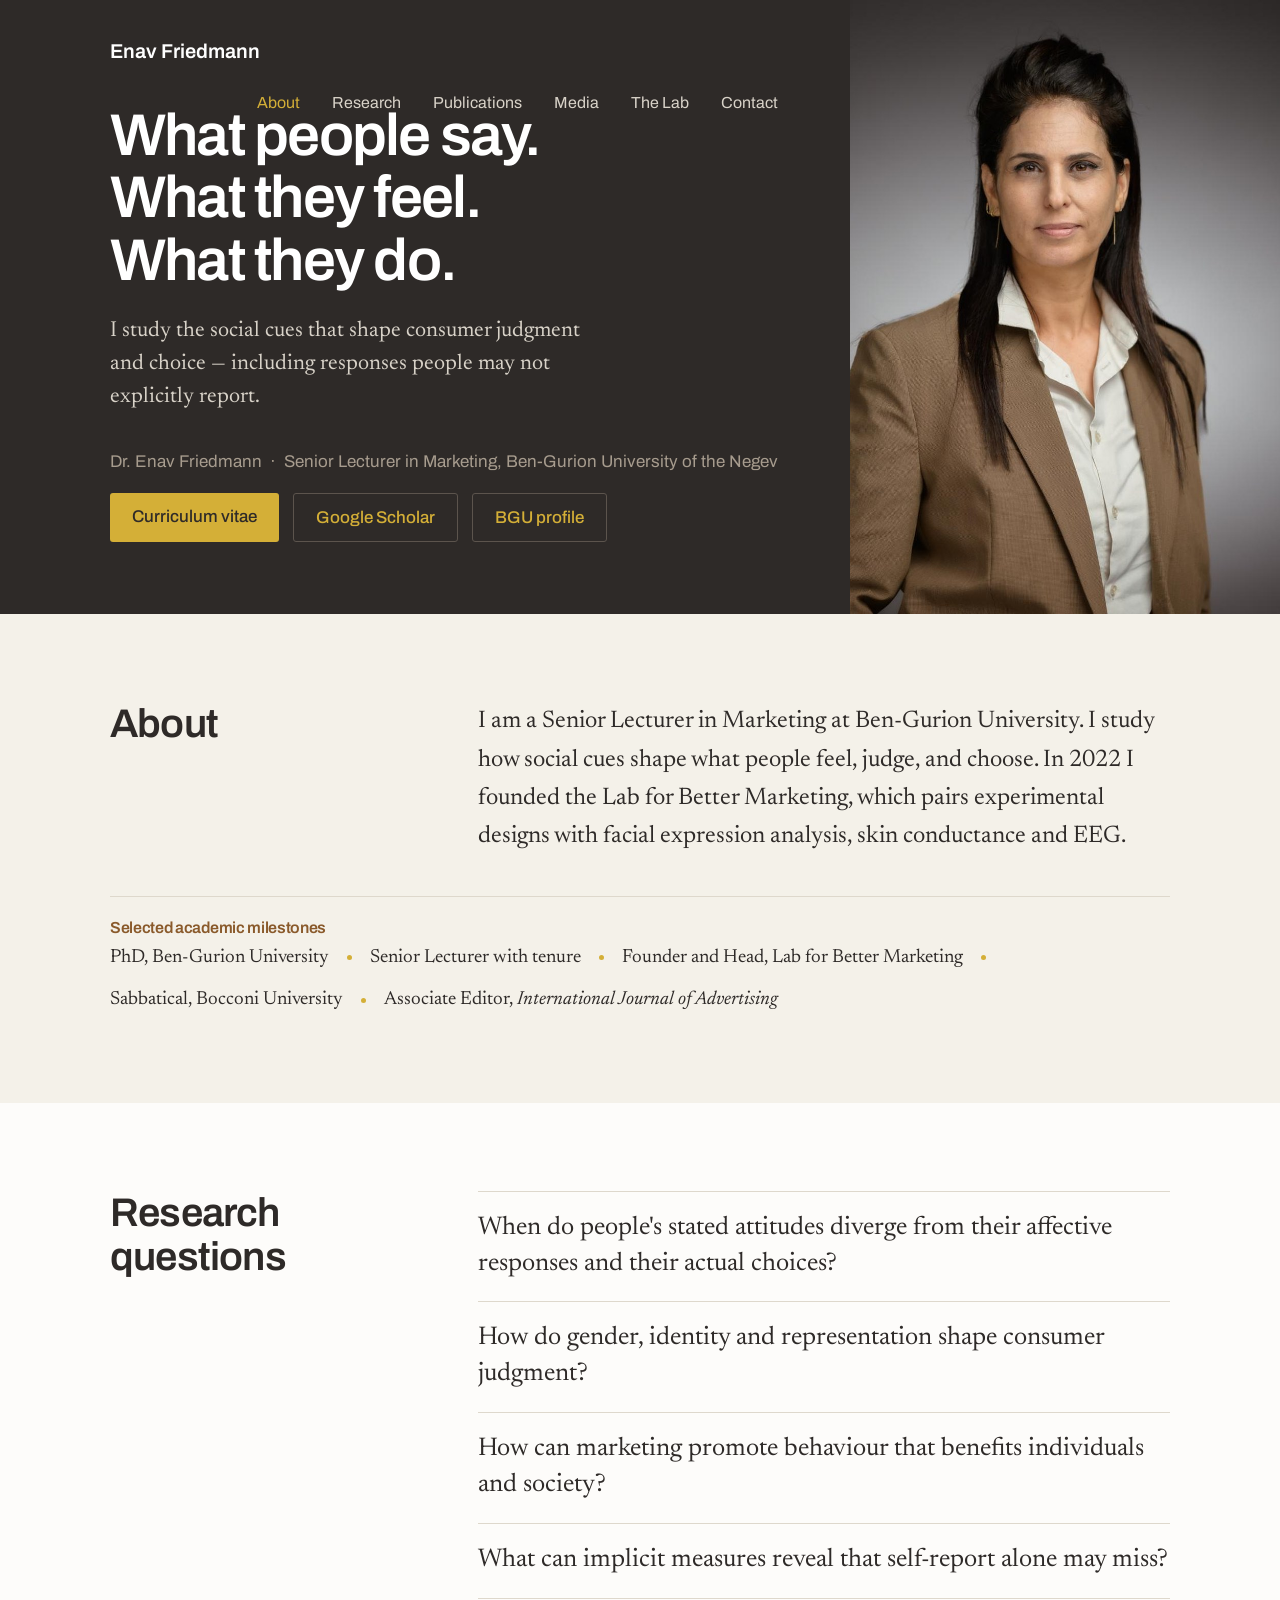
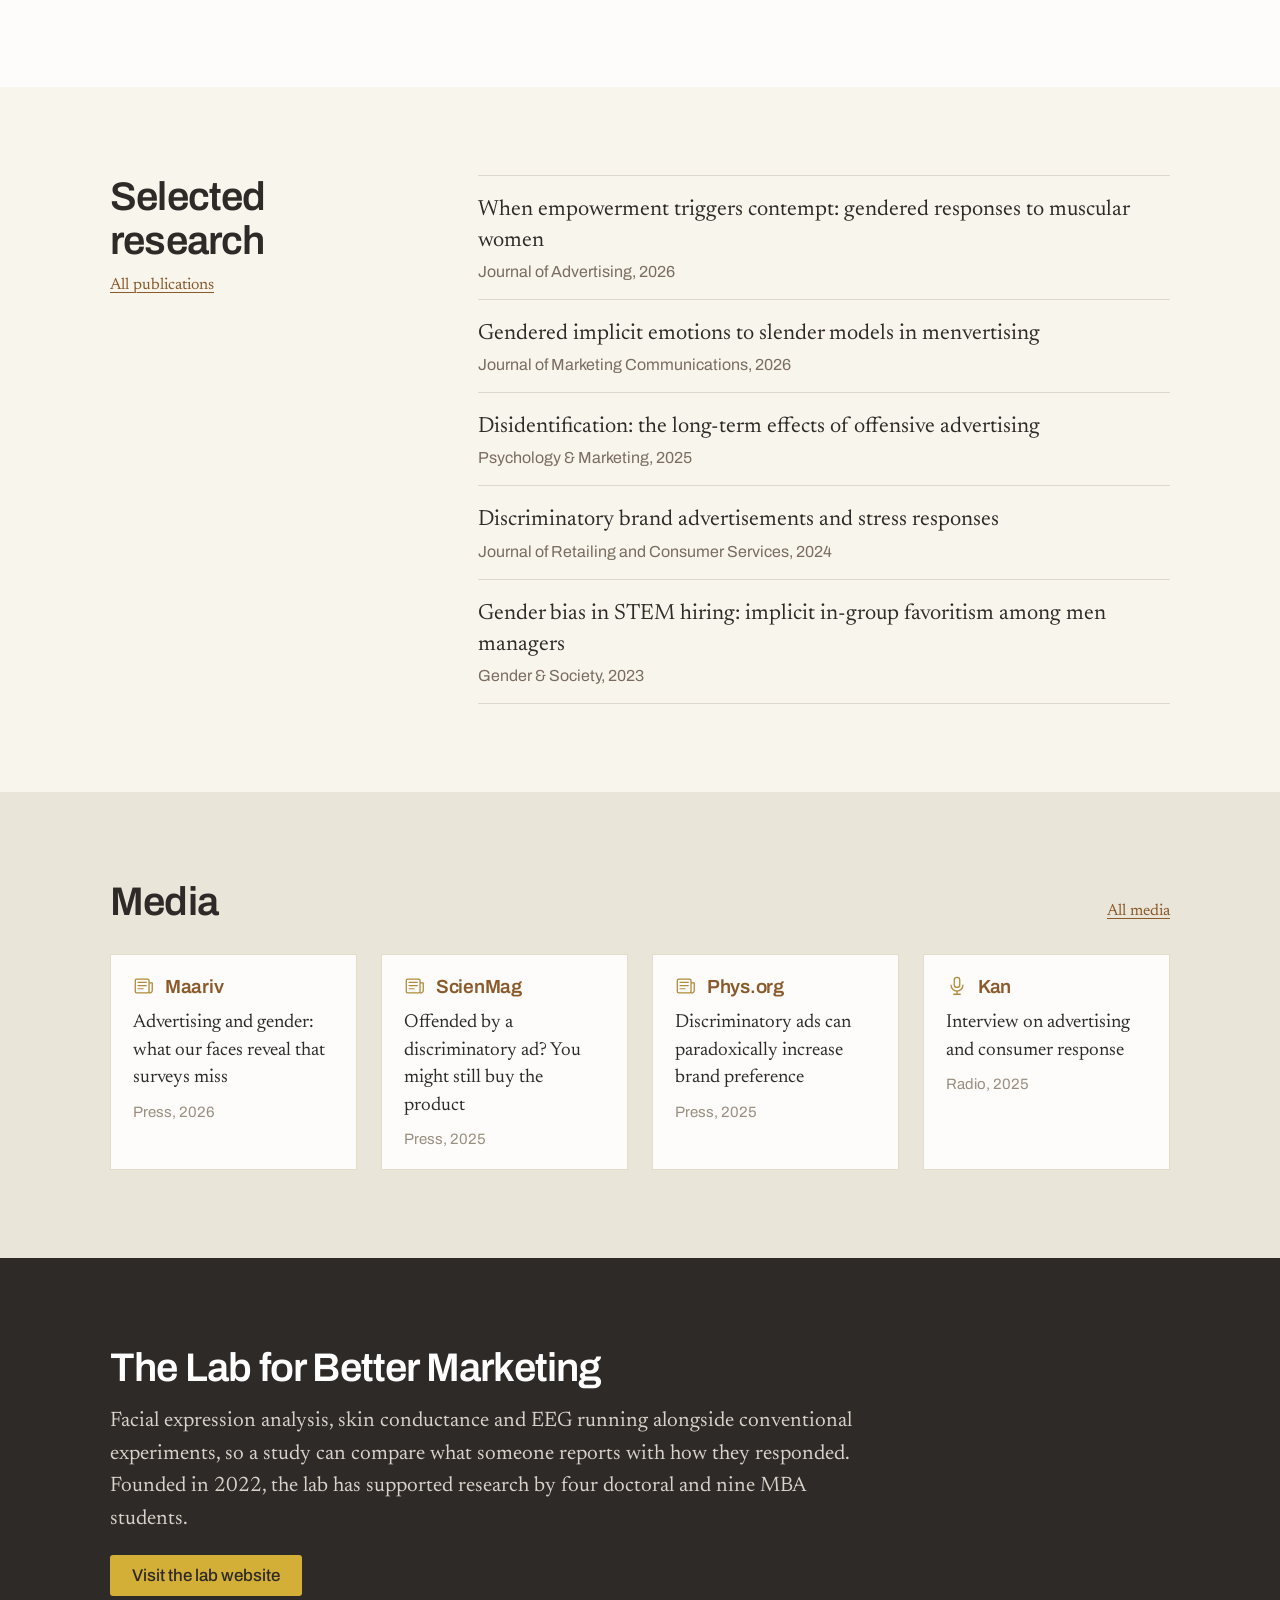
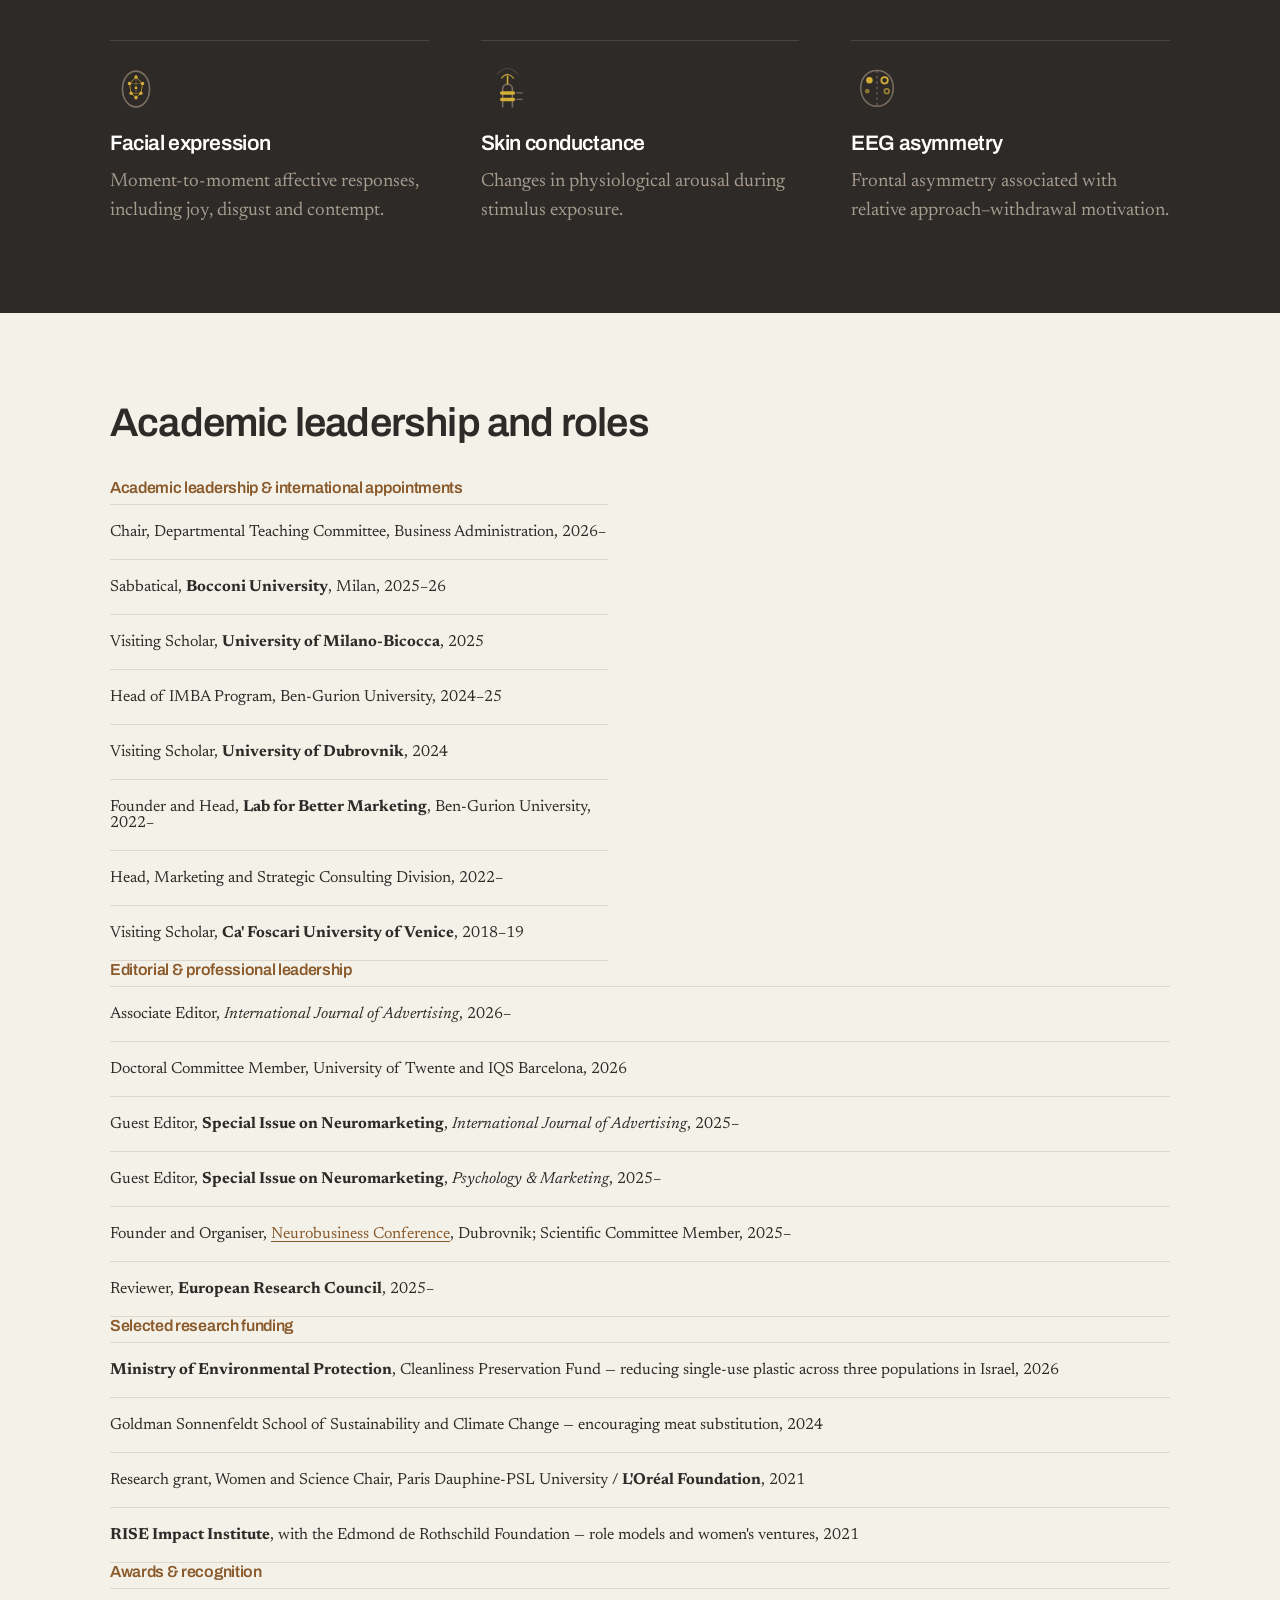
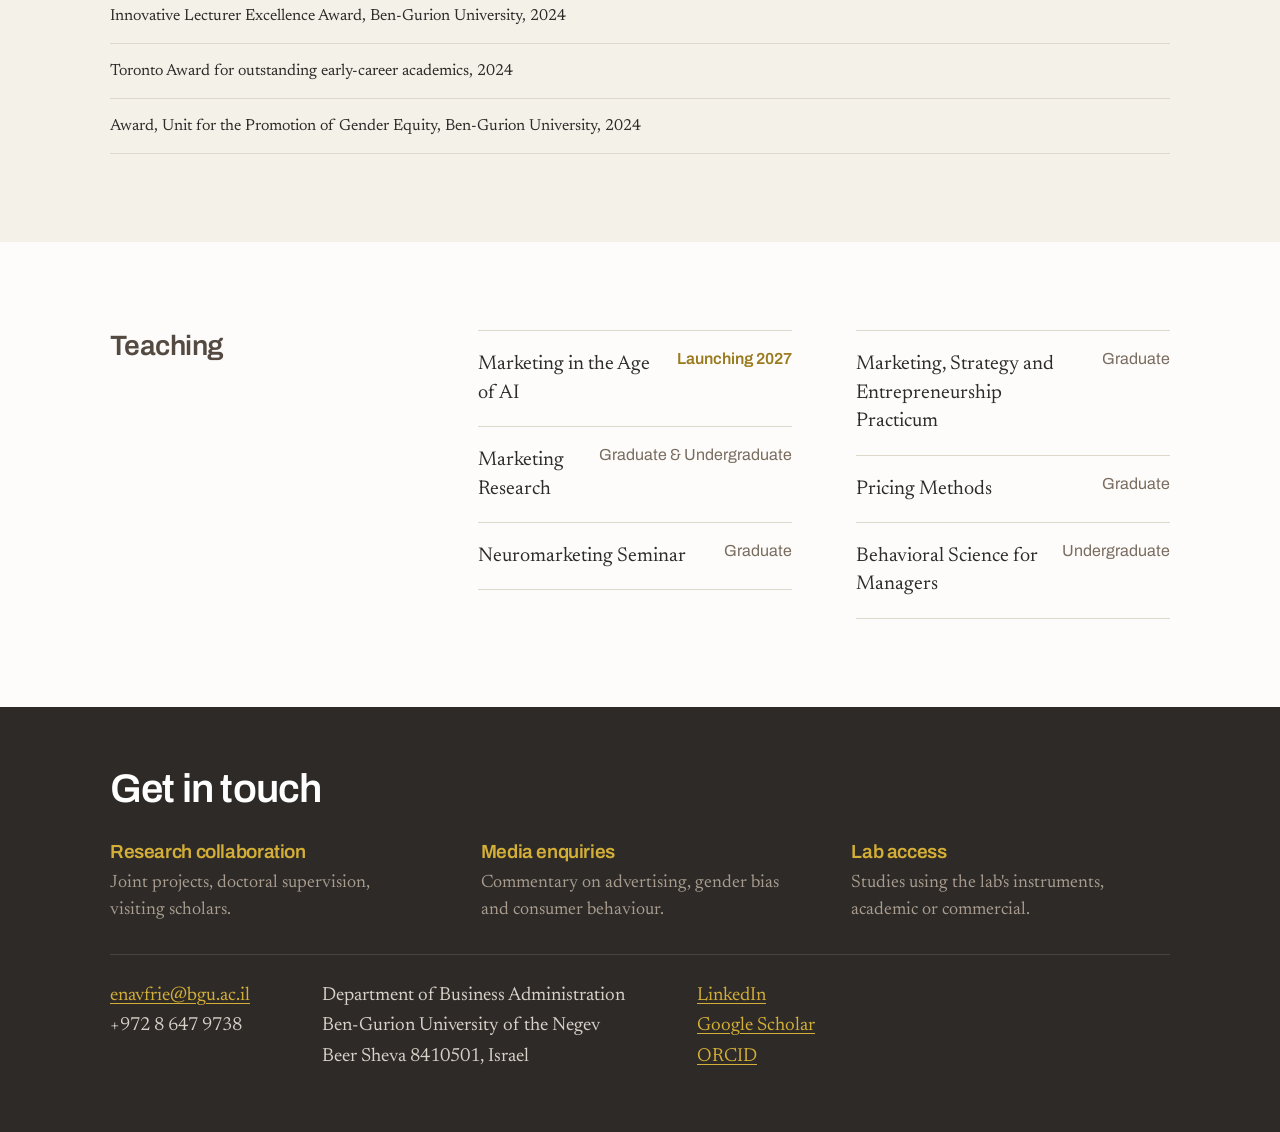
<file: index.html>
<!doctype html>
<html lang="en">
<head>
<meta charset="utf-8">
<meta name="viewport" content="width=device-width, initial-scale=1">
<title>Enav Friedmann — Marketing and Consumer Behaviour Research</title>
<meta name="description" content="Dr. Enav Friedmann, Senior Lecturer in Marketing at Ben-Gurion University of the Negev. Research on how social cues shape what people feel, judge and choose.">
<meta name="author" content="Enav Friedmann">
<meta property="og:type" content="website">
<meta property="og:title" content="Enav Friedmann — Marketing and Consumer Behaviour Research">
<meta property="og:description" content="I study how social cues shape what people feel, judge, and choose.">
<meta property="og:image" content="portrait.jpg">
<meta name="twitter:card" content="summary_large_image">
<link rel="preconnect" href="https://fonts.googleapis.com"><link rel="preconnect" href="https://fonts.gstatic.com" crossorigin>
<link rel="stylesheet" href="https://fonts.googleapis.com/css2?family=Archivo:wght@400;500;600;700&family=Newsreader:ital,opsz,wght@0,6..72,400;0,6..72,500;1,6..72,400&display=swap">
<link rel="canonical" href="https://enavfriedmann.com/">
<link rel="stylesheet" href="style.css">
<script type="application/ld+json">
{"@context":"https://schema.org","@type":"Person","name":"Enav Friedmann","honorificPrefix":"Dr.",
"jobTitle":"Senior Lecturer in Marketing","image":"portrait.jpg",
"description":"I study the social cues that shape consumer judgment and choice, including responses people may not explicitly report.",
"affiliation":{"@type":"CollegeOrUniversity","name":"Ben-Gurion University of the Negev",
"department":{"@type":"Organization","name":"Guilford Glazer Faculty of Business and Management"}},
"email":"mailto:enavfrie@bgu.ac.il","telephone":"+972-8-647-9738",
"address":{"@type":"PostalAddress","streetAddress":"PO Box 653","addressLocality":"Beer Sheva","postalCode":"8410501","addressCountry":"IL"},
"identifier":{"@type":"PropertyValue","propertyID":"ORCID","value":"0000-0002-7509-3139"},
"knowsAbout":["Consumer behaviour","Marketing","Neuromarketing","Implicit measures","Gender bias","Advertising ethics","Sustainable consumption"],
"sameAs":["https://orcid.org/0000-0002-7509-3139",
"https://scholar.google.com/citations?user=OmeIoO0AAAAJ",
"https://www.linkedin.com/in/enav-friedmann-14080b145/",
"https://cris.bgu.ac.il/en/persons/enav-friedmann/"]}
</script>
</head>
<body>
<header class="hero">
<div class="hero__content">
<div class="topbar"><a class="topbar__name" href="index.html">Enav Friedmann</a><nav aria-label="Main"><a href="index.html" aria-current="page">About</a><a href="index.html#research">Research</a><a href="publications.html">Publications</a><a href="media.html">Media</a><a href="index.html#lab">The Lab</a><a href="index.html#contact">Contact</a></nav></div>
<div>
  <h1>What people say.<br>What they feel.<br>What they do.</h1>
  <p class="hero__sub">I study the social cues that shape consumer judgment and choice — including responses people may not explicitly report.</p>
</div>

<div class="hero__credit">Dr. Enav Friedmann &nbsp;·&nbsp; Senior Lecturer in Marketing, Ben-Gurion University of the Negev
  <div class="btns">
    <a class="btn btn--solid" href="cv-enav-friedmann.pdf">Curriculum vitae</a>
    <a class="btn btn--ghost" href="https://scholar.google.com/citations?user=OmeIoO0AAAAJ">Google Scholar</a>
    <a class="btn btn--ghost" href="https://cris.bgu.ac.il/en/persons/enav-friedmann/">BGU profile</a>
  </div>
</div>
</div>
<img class="hero__portrait" src="portrait.jpg" alt="Dr. Enav Friedmann" width="900" height="1200">
</header>

<main>
<section class="band band--beige" id="about">
  <div class="row"><h2 class="section row__rail">About</h2>
  <p class="lead row__body">I am a Senior Lecturer in Marketing at Ben-Gurion University. I study how social cues shape what people feel, judge, and choose. In 2022 I founded the Lab for Better Marketing, which pairs experimental designs with facial expression analysis, skin conductance and EEG.</p></div>
  <div style="border-top:1px solid var(--rule);padding-top:22px;margin-top:40px">
    <h3 class="group">Selected academic milestones</h3>
    <div class="milestones"><span>PhD, Ben-Gurion University</span><span class="dot"></span><span>Senior Lecturer with tenure</span><span class="dot"></span><span>Founder and Head, Lab for Better Marketing</span><span class="dot"></span><span>Sabbatical, Bocconi University</span><span class="dot"></span><span>Associate Editor, <em>International Journal of Advertising</em></span></div>
  </div>
</section>

<section class="band" id="research">
  <div class="row"><h2 class="section row__rail">Research questions</h2>
  <div class="row__body list"><div><p class="question">When do people's stated attitudes diverge from their affective responses and their actual choices?</p></div><div><p class="question">How do gender, identity and representation shape consumer judgment?</p></div><div><p class="question">How can marketing promote behaviour that benefits individuals and society?</p></div><div><p class="question">What can implicit measures reveal that self-report alone may miss?</p></div></div></div>
</section>

<section class="band band--pale">
  <div class="row">
    <div class="row__rail"><h2 class="section">Selected research</h2><p style="margin:14px 0 0"><a href="publications.html">All publications</a></p></div>
    <div class="row__body list"><div><span class="item-title">When empowerment triggers contempt: gendered responses to muscular women</span>
<span class="item-meta">Journal of Advertising, 2026</span></div><div><span class="item-title">Gendered implicit emotions to slender models in menvertising</span>
<span class="item-meta">Journal of Marketing Communications, 2026</span></div><div><span class="item-title">Disidentification: the long-term effects of offensive advertising</span>
<span class="item-meta">Psychology &amp; Marketing, 2025</span></div><div><span class="item-title">Discriminatory brand advertisements and stress responses</span>
<span class="item-meta">Journal of Retailing and Consumer Services, 2024</span></div><div><span class="item-title">Gender bias in STEM hiring: implicit in-group favoritism among men managers</span>
<span class="item-meta">Gender &amp; Society, 2023</span></div></div>
  </div>
</section>

<section class="band band--deep" id="media">
  <div style="display:flex;align-items:baseline;gap:32px;flex-wrap:wrap"><h2 class="section" style="flex:1">Media</h2><a href="media.html">All media</a></div>
  <div class="grid4" style="margin-top:30px"><a href="https://www.maariv.co.il/news/israel/article-1383588" class="card"><span class="card__outlet"><svg width="22" height="22" viewBox="0 0 24 24" aria-hidden="true"><rect x="2.5" y="4.5" width="15" height="15" rx="1.5" fill="none" stroke="#B08A3A" stroke-width="1.4"/><path d="M17.5,8.5 H21 V17 a2.5,2.5 0 0 1 -3.5,2.3" fill="none" stroke="#B08A3A" stroke-width="1.4" stroke-linejoin="round"/><path d="M5.5,8 H14.5 M5.5,11.5 H14.5 M5.5,15 H11" stroke="#B08A3A" stroke-width="1.3" stroke-linecap="round"/></svg>Maariv</span>
<span class="card__head">Advertising and gender: what our faces reveal that surveys miss</span>
<span class="card__meta">Press, 2026</span></a><a href="https://scienmag.com/have-you-been-offended-by-a-discriminatory-or-harmful-ad-science-reveals-you-might-still-end-up-buying-the-product/" class="card"><span class="card__outlet"><svg width="22" height="22" viewBox="0 0 24 24" aria-hidden="true"><rect x="2.5" y="4.5" width="15" height="15" rx="1.5" fill="none" stroke="#B08A3A" stroke-width="1.4"/><path d="M17.5,8.5 H21 V17 a2.5,2.5 0 0 1 -3.5,2.3" fill="none" stroke="#B08A3A" stroke-width="1.4" stroke-linejoin="round"/><path d="M5.5,8 H14.5 M5.5,11.5 H14.5 M5.5,15 H11" stroke="#B08A3A" stroke-width="1.3" stroke-linecap="round"/></svg>ScienMag</span>
<span class="card__head">Offended by a discriminatory ad? You might still buy the product</span>
<span class="card__meta">Press, 2025</span></a><a href="https://phys.org/news/2025-08-discriminatory-ads-paradoxically-brand-groups.html" class="card"><span class="card__outlet"><svg width="22" height="22" viewBox="0 0 24 24" aria-hidden="true"><rect x="2.5" y="4.5" width="15" height="15" rx="1.5" fill="none" stroke="#B08A3A" stroke-width="1.4"/><path d="M17.5,8.5 H21 V17 a2.5,2.5 0 0 1 -3.5,2.3" fill="none" stroke="#B08A3A" stroke-width="1.4" stroke-linejoin="round"/><path d="M5.5,8 H14.5 M5.5,11.5 H14.5 M5.5,15 H11" stroke="#B08A3A" stroke-width="1.3" stroke-linecap="round"/></svg>Phys.org</span>
<span class="card__head">Discriminatory ads can paradoxically increase brand preference</span>
<span class="card__meta">Press, 2025</span></a><a href="https://kan.org.il/content/kan/podcasts/p-8270/940524/" class="card"><span class="card__outlet"><svg width="22" height="22" viewBox="0 0 24 24" aria-hidden="true"><rect x="9" y="2.5" width="6" height="11" rx="3" fill="none" stroke="#B08A3A" stroke-width="1.4"/><path d="M5.5,11 a6.5,6.5 0 0 0 13,0" fill="none" stroke="#B08A3A" stroke-width="1.4" stroke-linecap="round"/><path d="M12,17.5 V21 M8.5,21 H15.5" stroke="#B08A3A" stroke-width="1.4" stroke-linecap="round"/></svg>Kan</span>
<span class="card__head">Interview on advertising and consumer response</span>
<span class="card__meta">Radio, 2025</span></a></div>
</section>

<section class="band band--ink" id="lab">
  <h2 class="section" style="color:#fff">The Lab for Better Marketing</h2>
  <p style="font-size:21px;line-height:1.55;color:var(--cream);max-width:64ch;margin:16px 0 0">Facial expression analysis, skin conductance and EEG running alongside conventional experiments, so a study can compare what someone reports with how they responded. Founded in 2022, the lab has supported research by four doctoral and nine MBA students.</p>
  <div class="btns"><a class="btn btn--solid" href="https://bgumarketinglab.wixsite.com/lab-for-better-marke">Visit the lab website</a></div>
  <div class="grid3" style="margin-top:44px">
    <div class="instr"><svg class="instr__icon" width="52" height="52" viewBox="0 0 48 48" aria-hidden="true"><ellipse cx="24" cy="24" rx="12.5" ry="16.5" fill="none" stroke="#7A6D60" stroke-width="1.5"/><path d="M24,13 L18,19 L19.5,28 L24,32 L28.5,28 L30,19 Z" fill="none" stroke="#D4AF37" stroke-width="0.9" opacity="0.75"/><path d="M18,19 L30,19 M19.5,28 L28.5,28 M24,13 L24,32" stroke="#D4AF37" stroke-width="0.7" opacity="0.5"/><circle cx="18" cy="19" r="1.6" fill="#D4AF37"/><circle cx="30" cy="19" r="1.6" fill="#D4AF37"/><circle cx="24" cy="13" r="1.6" fill="#D4AF37"/><circle cx="24" cy="32" r="1.6" fill="#D4AF37"/><circle cx="19.5" cy="28" r="1.6" fill="#D4AF37"/><circle cx="28.5" cy="28" r="1.6" fill="#D4AF37"/><circle cx="24" cy="23" r="1.3" fill="#D4AF37"/></svg><h3>Facial expression</h3><p>Moment-to-moment affective responses, including joy, disgust and contempt.</p></div>
    <div class="instr"><svg class="instr__icon" width="52" height="52" viewBox="0 0 48 48" aria-hidden="true"><path d="M20,41 V24 a4.5,4.5 0 0 1 9,0 V41" fill="none" stroke="#7A6D60" stroke-width="1.5" stroke-linejoin="round"/><rect x="17.5" y="26" width="14" height="3.2" rx="1.6" fill="#D4AF37"/><rect x="17.5" y="32" width="14" height="3.2" rx="1.6" fill="#D4AF37"/><path d="M33,27.5 h5 M33,33.5 h5" stroke="#7A6D60" stroke-width="1.2" stroke-linecap="round"/><path d="M24.5,19 V12" stroke="#D4AF37" stroke-width="1.4" stroke-linecap="round"/><path d="M19,14 q5.5,-7 11,0" fill="none" stroke="#D4AF37" stroke-width="1.2" stroke-linecap="round" opacity="0.8"/><path d="M15,10 q9.5,-10 19,0" fill="none" stroke="#7A6D60" stroke-width="1" stroke-linecap="round" opacity="0.45"/></svg><h3>Skin conductance</h3><p>Changes in physiological arousal during stimulus exposure.</p></div>
    <div class="instr"><svg class="instr__icon" width="52" height="52" viewBox="0 0 48 48" aria-hidden="true"><path d="M24,7 C33,7 39,14 39,23 C39,32 33,40 24,40 C15,40 9,32 9,23 C9,14 15,7 24,7 Z" fill="none" stroke="#7A6D60" stroke-width="1.4"/><line x1="24" y1="7" x2="24" y2="40" stroke="#7A6D60" stroke-width="1.1" stroke-dasharray="2 3"/><circle cx="17" cy="16" r="3" fill="#D4AF37"/><circle cx="31" cy="16" r="3" fill="none" stroke="#D4AF37" stroke-width="1.6"/><circle cx="15" cy="26" r="2.2" fill="#D4AF37" opacity="0.55"/><circle cx="33" cy="26" r="2.2" fill="none" stroke="#D4AF37" stroke-width="1.4" opacity="0.7"/></svg><h3>EEG asymmetry</h3><p>Frontal asymmetry associated with relative approach–withdrawal motivation.</p></div>
  </div>
</section>

<section class="band band--beige">
  <h2 class="section">Academic leadership and roles</h2>
  <div class="grid2" style="margin-top:34px">
    <div><h3 class="group">Academic leadership &amp; international appointments</h3><div class="list"><div>Chair, Departmental Teaching Committee, Business Administration, 2026–</div><div>Sabbatical, <strong>Bocconi University</strong>, Milan, 2025–26</div><div>Visiting Scholar, <strong>University of Milano-Bicocca</strong>, 2025</div><div>Head of IMBA Program, Ben-Gurion University, 2024–25</div><div>Visiting Scholar, <strong>University of Dubrovnik</strong>, 2024</div><div>Founder and Head, <strong>Lab for Better Marketing</strong>, Ben-Gurion University, 2022–</div><div>Head, Marketing and Strategic Consulting Division, 2022–</div><div>Visiting Scholar, <strong>Ca'&nbsp;Foscari University of Venice</strong>, 2018–19</div></div></div></div>
    <div><h3 class="group">Editorial &amp; professional leadership</h3><div class="list"><div>Associate Editor, <em>International Journal of Advertising</em>, 2026–</div><div>Doctoral Committee Member, University of Twente and IQS Barcelona, 2026</div><div>Guest Editor, <strong>Special Issue on Neuromarketing</strong>, <em>International Journal of Advertising</em>, 2025–</div><div>Guest Editor, <strong>Special Issue on Neuromarketing</strong>, <em>Psychology &amp; Marketing</em>, 2025–</div><div>Founder and Organiser, <a href="https://www.neurobusiness-conference.com/">Neurobusiness Conference</a>, Dubrovnik; Scientific Committee Member, 2025–</div><div>Reviewer, <strong>European Research Council</strong>, 2025–</div></div></div></div>
    <div><h3 class="group">Selected research funding</h3><div class="list"><div><strong>Ministry of Environmental Protection</strong>, Cleanliness Preservation Fund — reducing single-use plastic across three populations in Israel, 2026</div><div>Goldman Sonnenfeldt School of Sustainability and Climate Change — encouraging meat substitution, 2024</div><div>Research grant, Women and Science Chair, Paris Dauphine-PSL University / <strong>L'Or&eacute;al Foundation</strong>, 2021</div><div><strong>RISE Impact Institute</strong>, with the Edmond de Rothschild Foundation — role models and women's ventures, 2021</div></div></div></div>
    <div><h3 class="group">Awards &amp; recognition</h3><div class="list"><div>Innovative Lecturer Excellence Award, Ben-Gurion University, 2024</div><div>Toronto Award for outstanding early-career academics, 2024</div><div>Award, Unit for the Promotion of Gender Equity, Ben-Gurion University, 2024</div></div></div></div>
  </div>
</section>

<section class="band">
  <div class="row"><h2 class="row__rail" style="font-size:28px;color:var(--text-soft)">Teaching</h2>
  <div class="row__body grid2" style="gap:0 64px"><div class="list"><div style="display:flex;justify-content:space-between;gap:16px"><span class="item-title" style="font-size:20px">Marketing in the Age of AI</span>
<span class="item-meta" style="margin:0;white-space:nowrap;color:var(--gold-deep);font-weight:600">Launching 2027</span></div><div style="display:flex;justify-content:space-between;gap:16px"><span class="item-title" style="font-size:20px">Marketing Research</span>
<span class="item-meta" style="margin:0;white-space:nowrap;color:var(--muted)">Graduate &amp; Undergraduate</span></div><div style="display:flex;justify-content:space-between;gap:16px"><span class="item-title" style="font-size:20px">Neuromarketing Seminar</span>
<span class="item-meta" style="margin:0;white-space:nowrap;color:var(--muted)">Graduate</span></div></div><div class="list"><div style="display:flex;justify-content:space-between;gap:16px"><span class="item-title" style="font-size:20px">Marketing, Strategy and Entrepreneurship Practicum</span>
<span class="item-meta" style="margin:0;white-space:nowrap;color:var(--muted)">Graduate</span></div><div style="display:flex;justify-content:space-between;gap:16px"><span class="item-title" style="font-size:20px">Pricing Methods</span>
<span class="item-meta" style="margin:0;white-space:nowrap;color:var(--muted)">Graduate</span></div><div style="display:flex;justify-content:space-between;gap:16px"><span class="item-title" style="font-size:20px">Behavioral Science for Managers</span>
<span class="item-meta" style="margin:0;white-space:nowrap;color:var(--muted)">Undergraduate</span></div></div></div></div>
</section>
</main>

<footer id="contact">
<h2 class="section" style="color:#fff">Get in touch</h2>
<div class="grid3" style="margin-top:30px">
<div><h3 style="font-family:var(--sans);font-size:19px;color:var(--gold)">Research collaboration</h3><p style="font-size:18px;line-height:1.5;color:var(--muted-dark);margin:8px 0 0">Joint projects, doctoral supervision, visiting scholars.</p></div>
<div><h3 style="font-family:var(--sans);font-size:19px;color:var(--gold)">Media enquiries</h3><p style="font-size:18px;line-height:1.5;color:var(--muted-dark);margin:8px 0 0">Commentary on advertising, gender bias and consumer behaviour.</p></div>
<div><h3 style="font-family:var(--sans);font-size:19px;color:var(--gold)">Lab access</h3><p style="font-size:18px;line-height:1.5;color:var(--muted-dark);margin:8px 0 0">Studies using the lab's instruments, academic or commercial.</p></div>
</div>
<div class="foot">
<p><a href="mailto:enavfrie@bgu.ac.il">enavfrie@bgu.ac.il</a><br>+972 8 647 9738</p>
<p>Department of Business Administration<br>Ben-Gurion University of the Negev<br>Beer Sheva 8410501, Israel</p>
<p><a href="https://www.linkedin.com/in/enav-friedmann-14080b145/">LinkedIn</a><br>
<a href="https://scholar.google.com/citations?user=OmeIoO0AAAAJ">Google Scholar</a><br>
<a href="https://orcid.org/0000-0002-7509-3139">ORCID</a></p>
</div>
</footer>
</body>
</html>
</file>
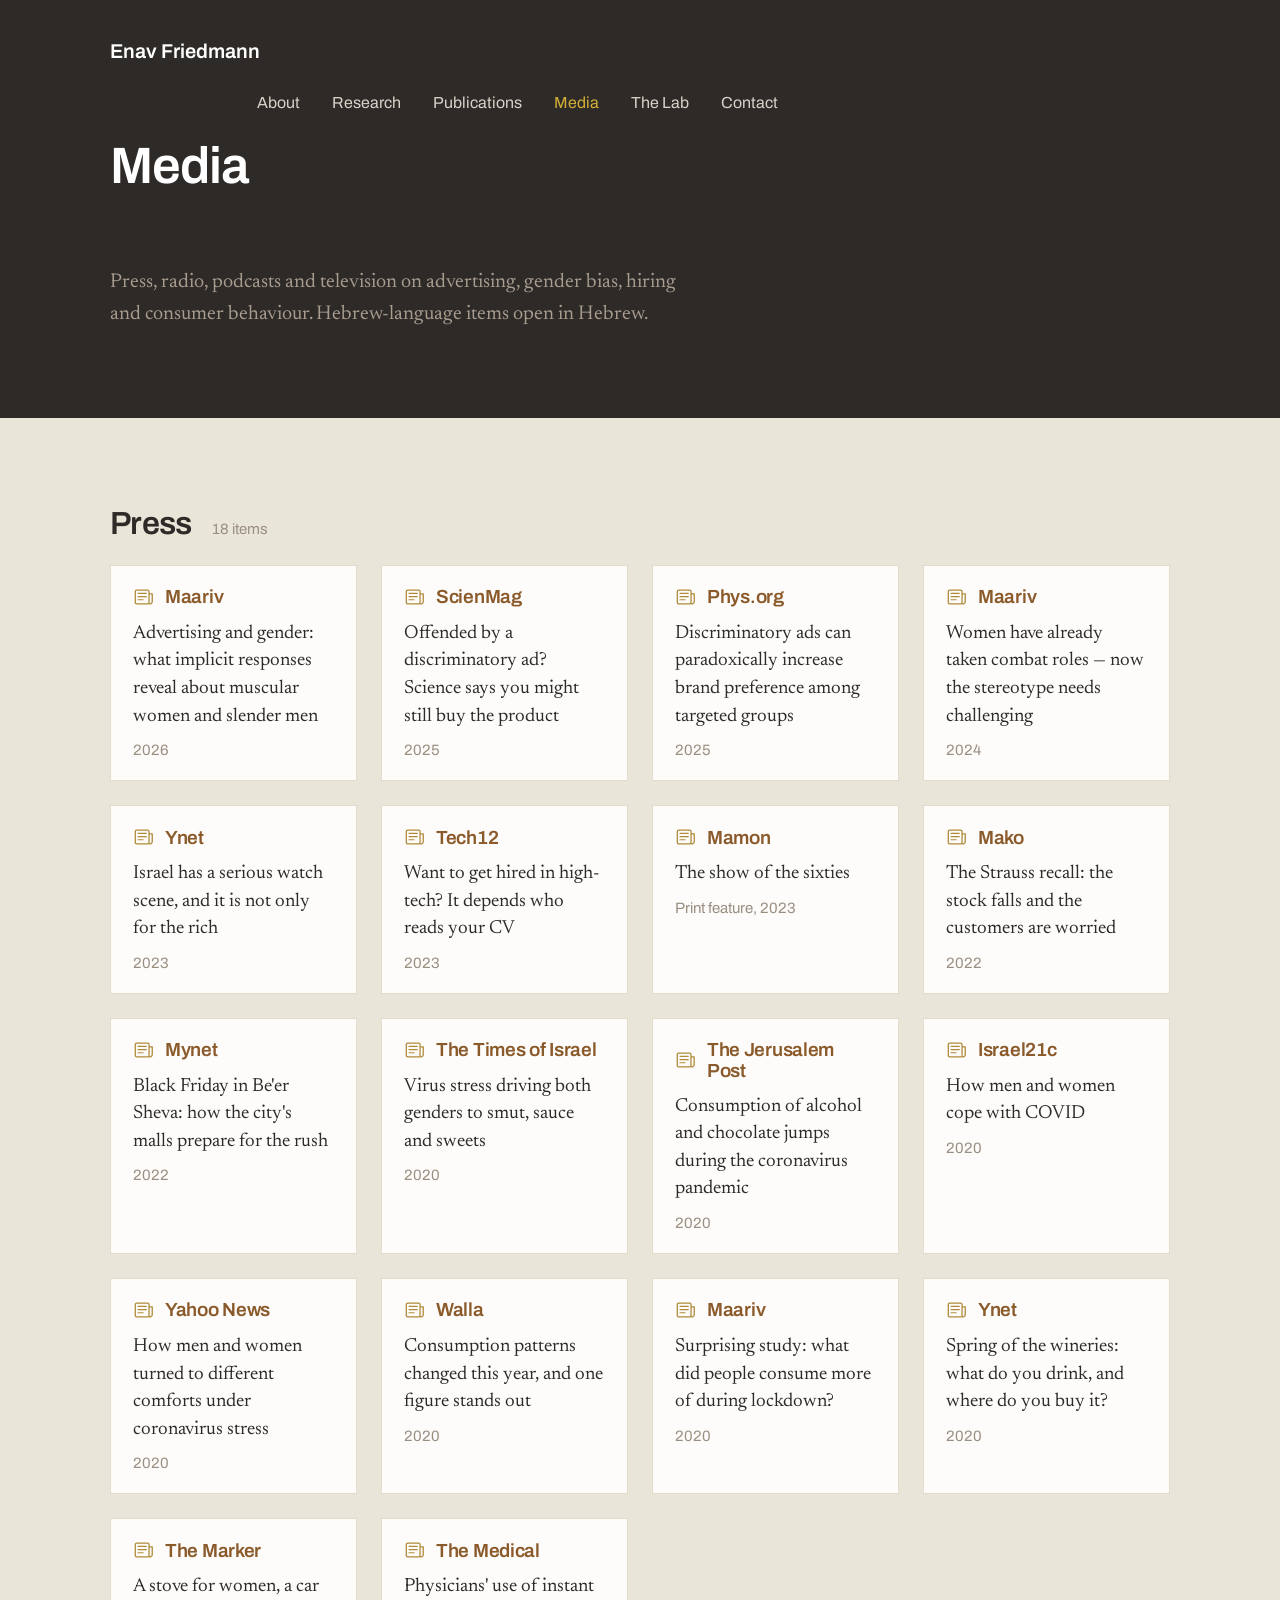
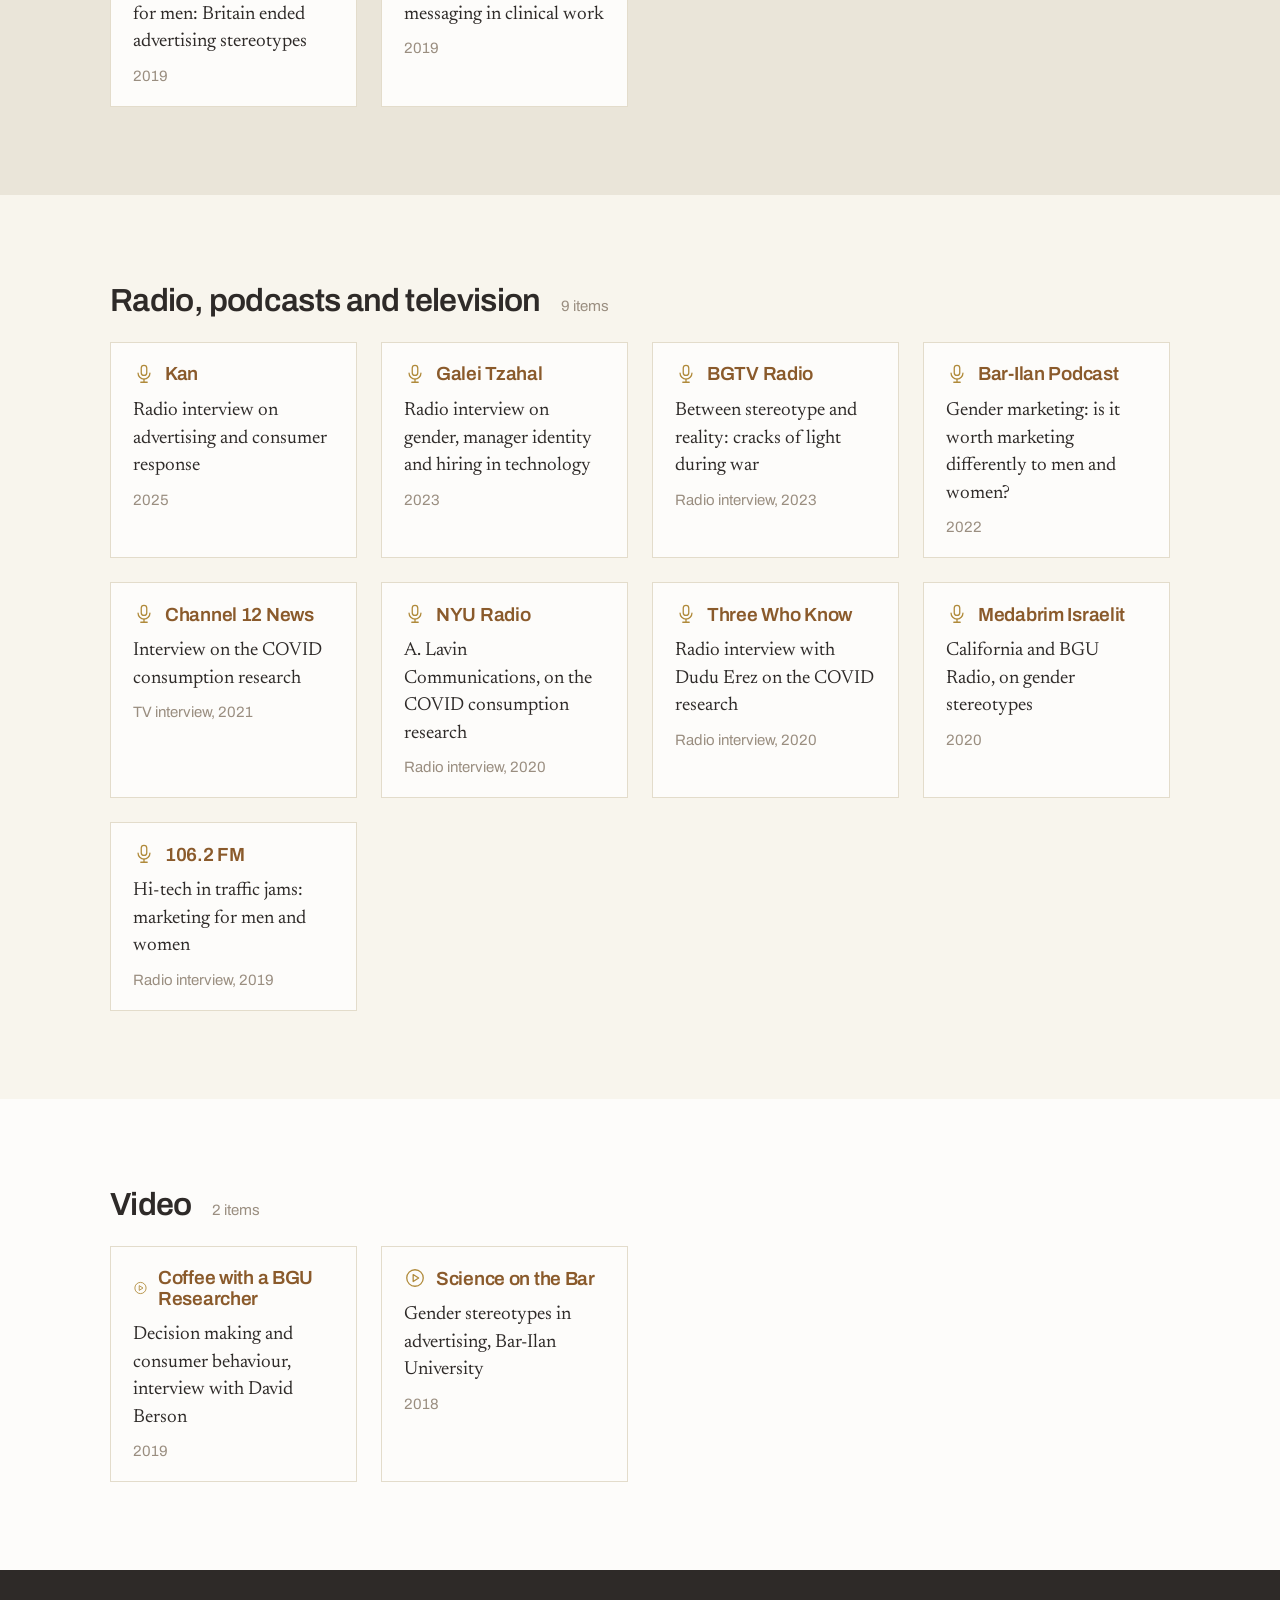
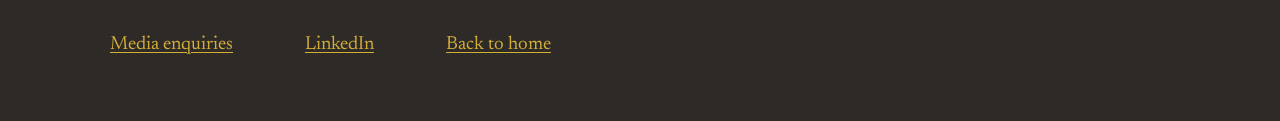
<file: media.html>
<!doctype html>
<html lang="en">
<head>
<meta charset="utf-8">
<meta name="viewport" content="width=device-width, initial-scale=1">
<title>Media — Enav Friedmann</title>
<meta name="description" content="Press, radio and television coverage of Dr. Enav Friedmann's research.">
<link rel="preconnect" href="https://fonts.googleapis.com"><link rel="preconnect" href="https://fonts.gstatic.com" crossorigin><link rel="stylesheet" href="https://fonts.googleapis.com/css2?family=Archivo:wght@400;500;600;700&family=Newsreader:ital,opsz,wght@0,6..72,400;0,6..72,500;1,6..72,400&display=swap">
<link rel="canonical" href="https://enavfriedmann.com/media.html">
<link rel="stylesheet" href="style.css">
</head>
<body>
<header class="band band--ink"><div class="topbar"><a class="topbar__name" href="index.html">Enav Friedmann</a><nav aria-label="Main"><a href="index.html">About</a><a href="index.html#research">Research</a><a href="publications.html">Publications</a><a href="media.html" aria-current="page">Media</a><a href="index.html#lab">The Lab</a><a href="index.html#contact">Contact</a></nav></div><div class="pagehead"><h1>Media</h1><p>Press, radio, podcasts and television on advertising, gender bias, hiring and consumer behaviour. Hebrew-language items open in Hebrew.</p></div></header><section class="band band--deep"><div style="display:flex;align-items:baseline;gap:20px;flex-wrap:wrap"><h2 class="section" style="font-size:32px">Press</h2><span class="card__meta">18 items</span></div><div class="grid4" style="margin-top:24px"><a href="https://www.maariv.co.il/news/israel/article-1383588" class="card"><span class="card__outlet"><svg width="22" height="22" viewBox="0 0 24 24" aria-hidden="true"><rect x="2.5" y="4.5" width="15" height="15" rx="1.5" fill="none" stroke="#B08A3A" stroke-width="1.4"/><path d="M17.5,8.5 H21 V17 a2.5,2.5 0 0 1 -3.5,2.3" fill="none" stroke="#B08A3A" stroke-width="1.4" stroke-linejoin="round"/><path d="M5.5,8 H14.5 M5.5,11.5 H14.5 M5.5,15 H11" stroke="#B08A3A" stroke-width="1.3" stroke-linecap="round"/></svg>Maariv</span>
<span class="card__head">Advertising and gender: what implicit responses reveal about muscular women and slender men</span>
<span class="card__meta">2026</span></a><a href="https://scienmag.com/have-you-been-offended-by-a-discriminatory-or-harmful-ad-science-reveals-you-might-still-end-up-buying-the-product/" class="card"><span class="card__outlet"><svg width="22" height="22" viewBox="0 0 24 24" aria-hidden="true"><rect x="2.5" y="4.5" width="15" height="15" rx="1.5" fill="none" stroke="#B08A3A" stroke-width="1.4"/><path d="M17.5,8.5 H21 V17 a2.5,2.5 0 0 1 -3.5,2.3" fill="none" stroke="#B08A3A" stroke-width="1.4" stroke-linejoin="round"/><path d="M5.5,8 H14.5 M5.5,11.5 H14.5 M5.5,15 H11" stroke="#B08A3A" stroke-width="1.3" stroke-linecap="round"/></svg>ScienMag</span>
<span class="card__head">Offended by a discriminatory ad? Science says you might still buy the product</span>
<span class="card__meta">2025</span></a><a href="https://phys.org/news/2025-08-discriminatory-ads-paradoxically-brand-groups.html" class="card"><span class="card__outlet"><svg width="22" height="22" viewBox="0 0 24 24" aria-hidden="true"><rect x="2.5" y="4.5" width="15" height="15" rx="1.5" fill="none" stroke="#B08A3A" stroke-width="1.4"/><path d="M17.5,8.5 H21 V17 a2.5,2.5 0 0 1 -3.5,2.3" fill="none" stroke="#B08A3A" stroke-width="1.4" stroke-linejoin="round"/><path d="M5.5,8 H14.5 M5.5,11.5 H14.5 M5.5,15 H11" stroke="#B08A3A" stroke-width="1.3" stroke-linecap="round"/></svg>Phys.org</span>
<span class="card__head">Discriminatory ads can paradoxically increase brand preference among targeted groups</span>
<span class="card__meta">2025</span></a><a href="https://m.maariv.co.il/journalists/opinions/Article-1073296" class="card"><span class="card__outlet"><svg width="22" height="22" viewBox="0 0 24 24" aria-hidden="true"><rect x="2.5" y="4.5" width="15" height="15" rx="1.5" fill="none" stroke="#B08A3A" stroke-width="1.4"/><path d="M17.5,8.5 H21 V17 a2.5,2.5 0 0 1 -3.5,2.3" fill="none" stroke="#B08A3A" stroke-width="1.4" stroke-linejoin="round"/><path d="M5.5,8 H14.5 M5.5,11.5 H14.5 M5.5,15 H11" stroke="#B08A3A" stroke-width="1.3" stroke-linecap="round"/></svg>Maariv</span>
<span class="card__head">Women have already taken combat roles — now the stereotype needs challenging</span>
<span class="card__meta">2024</span></a><a href="https://www.ynet.co.il/economy/article/syiraynro" class="card"><span class="card__outlet"><svg width="22" height="22" viewBox="0 0 24 24" aria-hidden="true"><rect x="2.5" y="4.5" width="15" height="15" rx="1.5" fill="none" stroke="#B08A3A" stroke-width="1.4"/><path d="M17.5,8.5 H21 V17 a2.5,2.5 0 0 1 -3.5,2.3" fill="none" stroke="#B08A3A" stroke-width="1.4" stroke-linejoin="round"/><path d="M5.5,8 H14.5 M5.5,11.5 H14.5 M5.5,15 H11" stroke="#B08A3A" stroke-width="1.3" stroke-linecap="round"/></svg>Ynet</span>
<span class="card__head">Israel has a serious watch scene, and it is not only for the rich</span>
<span class="card__meta">2023</span></a><a href="https://www.tech12.co.il/index-career/Article-99620f83c27b481027.htm" class="card"><span class="card__outlet"><svg width="22" height="22" viewBox="0 0 24 24" aria-hidden="true"><rect x="2.5" y="4.5" width="15" height="15" rx="1.5" fill="none" stroke="#B08A3A" stroke-width="1.4"/><path d="M17.5,8.5 H21 V17 a2.5,2.5 0 0 1 -3.5,2.3" fill="none" stroke="#B08A3A" stroke-width="1.4" stroke-linejoin="round"/><path d="M5.5,8 H14.5 M5.5,11.5 H14.5 M5.5,15 H11" stroke="#B08A3A" stroke-width="1.3" stroke-linecap="round"/></svg>Tech12</span>
<span class="card__head">Want to get hired in high-tech? It depends who reads your CV</span>
<span class="card__meta">2023</span></a><div class="card"><span class="card__outlet"><svg width="22" height="22" viewBox="0 0 24 24" aria-hidden="true"><rect x="2.5" y="4.5" width="15" height="15" rx="1.5" fill="none" stroke="#B08A3A" stroke-width="1.4"/><path d="M17.5,8.5 H21 V17 a2.5,2.5 0 0 1 -3.5,2.3" fill="none" stroke="#B08A3A" stroke-width="1.4" stroke-linejoin="round"/><path d="M5.5,8 H14.5 M5.5,11.5 H14.5 M5.5,15 H11" stroke="#B08A3A" stroke-width="1.3" stroke-linecap="round"/></svg>Mamon</span>
<span class="card__head">The show of the sixties</span>
<span class="card__meta">Print feature, 2023</span></div><a href="https://www.mako.co.il/news-money/2022q2/Article-269127523806081027.htm" class="card"><span class="card__outlet"><svg width="22" height="22" viewBox="0 0 24 24" aria-hidden="true"><rect x="2.5" y="4.5" width="15" height="15" rx="1.5" fill="none" stroke="#B08A3A" stroke-width="1.4"/><path d="M17.5,8.5 H21 V17 a2.5,2.5 0 0 1 -3.5,2.3" fill="none" stroke="#B08A3A" stroke-width="1.4" stroke-linejoin="round"/><path d="M5.5,8 H14.5 M5.5,11.5 H14.5 M5.5,15 H11" stroke="#B08A3A" stroke-width="1.3" stroke-linecap="round"/></svg>Mako</span>
<span class="card__head">The Strauss recall: the stock falls and the customers are worried</span>
<span class="card__meta">2022</span></a><a href="https://beersheva.mynet.co.il/article/hjeppw4us" class="card"><span class="card__outlet"><svg width="22" height="22" viewBox="0 0 24 24" aria-hidden="true"><rect x="2.5" y="4.5" width="15" height="15" rx="1.5" fill="none" stroke="#B08A3A" stroke-width="1.4"/><path d="M17.5,8.5 H21 V17 a2.5,2.5 0 0 1 -3.5,2.3" fill="none" stroke="#B08A3A" stroke-width="1.4" stroke-linejoin="round"/><path d="M5.5,8 H14.5 M5.5,11.5 H14.5 M5.5,15 H11" stroke="#B08A3A" stroke-width="1.3" stroke-linecap="round"/></svg>Mynet</span>
<span class="card__head">Black Friday in Be'er Sheva: how the city's malls prepare for the rush</span>
<span class="card__meta">2022</span></a><a href="https://www.timesofisrael.com/virus-stress-driving-both-genders-to-smut-sauce-and-sweets-research/" class="card"><span class="card__outlet"><svg width="22" height="22" viewBox="0 0 24 24" aria-hidden="true"><rect x="2.5" y="4.5" width="15" height="15" rx="1.5" fill="none" stroke="#B08A3A" stroke-width="1.4"/><path d="M17.5,8.5 H21 V17 a2.5,2.5 0 0 1 -3.5,2.3" fill="none" stroke="#B08A3A" stroke-width="1.4" stroke-linejoin="round"/><path d="M5.5,8 H14.5 M5.5,11.5 H14.5 M5.5,15 H11" stroke="#B08A3A" stroke-width="1.3" stroke-linecap="round"/></svg>The Times of Israel</span>
<span class="card__head">Virus stress driving both genders to smut, sauce and sweets</span>
<span class="card__meta">2020</span></a><a href="https://www.jpost.com/health-science/alcohol-chocolate-and-porn-consumption-jumps-during-coronavirus-pandemic-641475" class="card"><span class="card__outlet"><svg width="22" height="22" viewBox="0 0 24 24" aria-hidden="true"><rect x="2.5" y="4.5" width="15" height="15" rx="1.5" fill="none" stroke="#B08A3A" stroke-width="1.4"/><path d="M17.5,8.5 H21 V17 a2.5,2.5 0 0 1 -3.5,2.3" fill="none" stroke="#B08A3A" stroke-width="1.4" stroke-linejoin="round"/><path d="M5.5,8 H14.5 M5.5,11.5 H14.5 M5.5,15 H11" stroke="#B08A3A" stroke-width="1.3" stroke-linecap="round"/></svg>The Jerusalem Post</span>
<span class="card__head">Consumption of alcohol and chocolate jumps during the coronavirus pandemic</span>
<span class="card__meta">2020</span></a><a href="https://www.israel21c.org/chocolate-booze-porn-how-men-and-women-cope-with-covid/" class="card"><span class="card__outlet"><svg width="22" height="22" viewBox="0 0 24 24" aria-hidden="true"><rect x="2.5" y="4.5" width="15" height="15" rx="1.5" fill="none" stroke="#B08A3A" stroke-width="1.4"/><path d="M17.5,8.5 H21 V17 a2.5,2.5 0 0 1 -3.5,2.3" fill="none" stroke="#B08A3A" stroke-width="1.4" stroke-linejoin="round"/><path d="M5.5,8 H14.5 M5.5,11.5 H14.5 M5.5,15 H11" stroke="#B08A3A" stroke-width="1.3" stroke-linecap="round"/></svg>Israel21c</span>
<span class="card__head">How men and women cope with COVID</span>
<span class="card__meta">2020</span></a><a href="https://www.yahoo.com/news/women-porn-chocolate-man-coronavirus-160414730.html" class="card"><span class="card__outlet"><svg width="22" height="22" viewBox="0 0 24 24" aria-hidden="true"><rect x="2.5" y="4.5" width="15" height="15" rx="1.5" fill="none" stroke="#B08A3A" stroke-width="1.4"/><path d="M17.5,8.5 H21 V17 a2.5,2.5 0 0 1 -3.5,2.3" fill="none" stroke="#B08A3A" stroke-width="1.4" stroke-linejoin="round"/><path d="M5.5,8 H14.5 M5.5,11.5 H14.5 M5.5,15 H11" stroke="#B08A3A" stroke-width="1.3" stroke-linecap="round"/></svg>Yahoo News</span>
<span class="card__head">How men and women turned to different comforts under coronavirus stress</span>
<span class="card__meta">2020</span></a><a href="https://tech.walla.co.il/item/3385173" class="card"><span class="card__outlet"><svg width="22" height="22" viewBox="0 0 24 24" aria-hidden="true"><rect x="2.5" y="4.5" width="15" height="15" rx="1.5" fill="none" stroke="#B08A3A" stroke-width="1.4"/><path d="M17.5,8.5 H21 V17 a2.5,2.5 0 0 1 -3.5,2.3" fill="none" stroke="#B08A3A" stroke-width="1.4" stroke-linejoin="round"/><path d="M5.5,8 H14.5 M5.5,11.5 H14.5 M5.5,15 H11" stroke="#B08A3A" stroke-width="1.3" stroke-linecap="round"/></svg>Walla</span>
<span class="card__head">Consumption patterns changed this year, and one figure stands out</span>
<span class="card__meta">2020</span></a><a href="https://www.maariv.co.il/news/viral/Article-788708" class="card"><span class="card__outlet"><svg width="22" height="22" viewBox="0 0 24 24" aria-hidden="true"><rect x="2.5" y="4.5" width="15" height="15" rx="1.5" fill="none" stroke="#B08A3A" stroke-width="1.4"/><path d="M17.5,8.5 H21 V17 a2.5,2.5 0 0 1 -3.5,2.3" fill="none" stroke="#B08A3A" stroke-width="1.4" stroke-linejoin="round"/><path d="M5.5,8 H14.5 M5.5,11.5 H14.5 M5.5,15 H11" stroke="#B08A3A" stroke-width="1.3" stroke-linecap="round"/></svg>Maariv</span>
<span class="card__head">Surprising study: what did people consume more of during lockdown?</span>
<span class="card__meta">2020</span></a><a href="https://www.ynet.co.il/economy/article/HkEW5nD4v" class="card"><span class="card__outlet"><svg width="22" height="22" viewBox="0 0 24 24" aria-hidden="true"><rect x="2.5" y="4.5" width="15" height="15" rx="1.5" fill="none" stroke="#B08A3A" stroke-width="1.4"/><path d="M17.5,8.5 H21 V17 a2.5,2.5 0 0 1 -3.5,2.3" fill="none" stroke="#B08A3A" stroke-width="1.4" stroke-linejoin="round"/><path d="M5.5,8 H14.5 M5.5,11.5 H14.5 M5.5,15 H11" stroke="#B08A3A" stroke-width="1.3" stroke-linecap="round"/></svg>Ynet</span>
<span class="card__head">Spring of the wineries: what do you drink, and where do you buy it?</span>
<span class="card__meta">2020</span></a><a href="https://www.themarker.com/advertising/.premium-1.6883371" class="card"><span class="card__outlet"><svg width="22" height="22" viewBox="0 0 24 24" aria-hidden="true"><rect x="2.5" y="4.5" width="15" height="15" rx="1.5" fill="none" stroke="#B08A3A" stroke-width="1.4"/><path d="M17.5,8.5 H21 V17 a2.5,2.5 0 0 1 -3.5,2.3" fill="none" stroke="#B08A3A" stroke-width="1.4" stroke-linejoin="round"/><path d="M5.5,8 H14.5 M5.5,11.5 H14.5 M5.5,15 H11" stroke="#B08A3A" stroke-width="1.3" stroke-linecap="round"/></svg>The Marker</span>
<span class="card__head">A stove for women, a car for men: Britain ended advertising stereotypes</span>
<span class="card__meta">2019</span></a><a href="http://www.themedical.co.il/Article.aspx?f=12&amp;s=2&amp;id=4566" class="card"><span class="card__outlet"><svg width="22" height="22" viewBox="0 0 24 24" aria-hidden="true"><rect x="2.5" y="4.5" width="15" height="15" rx="1.5" fill="none" stroke="#B08A3A" stroke-width="1.4"/><path d="M17.5,8.5 H21 V17 a2.5,2.5 0 0 1 -3.5,2.3" fill="none" stroke="#B08A3A" stroke-width="1.4" stroke-linejoin="round"/><path d="M5.5,8 H14.5 M5.5,11.5 H14.5 M5.5,15 H11" stroke="#B08A3A" stroke-width="1.3" stroke-linecap="round"/></svg>The Medical</span>
<span class="card__head">Physicians' use of instant messaging in clinical work</span>
<span class="card__meta">2019</span></a></div></section><section class="band band--pale"><div style="display:flex;align-items:baseline;gap:20px;flex-wrap:wrap"><h2 class="section" style="font-size:32px">Radio, podcasts and television</h2><span class="card__meta">9 items</span></div><div class="grid4" style="margin-top:24px"><a href="https://kan.org.il/content/kan/podcasts/p-8270/940524/" class="card"><span class="card__outlet"><svg width="22" height="22" viewBox="0 0 24 24" aria-hidden="true"><rect x="9" y="2.5" width="6" height="11" rx="3" fill="none" stroke="#B08A3A" stroke-width="1.4"/><path d="M5.5,11 a6.5,6.5 0 0 0 13,0" fill="none" stroke="#B08A3A" stroke-width="1.4" stroke-linecap="round"/><path d="M12,17.5 V21 M8.5,21 H15.5" stroke="#B08A3A" stroke-width="1.4" stroke-linecap="round"/></svg>Kan</span>
<span class="card__head">Radio interview on advertising and consumer response</span>
<span class="card__meta">2025</span></a><a href="https://youtu.be/tvySqyRz0js" class="card"><span class="card__outlet"><svg width="22" height="22" viewBox="0 0 24 24" aria-hidden="true"><rect x="9" y="2.5" width="6" height="11" rx="3" fill="none" stroke="#B08A3A" stroke-width="1.4"/><path d="M5.5,11 a6.5,6.5 0 0 0 13,0" fill="none" stroke="#B08A3A" stroke-width="1.4" stroke-linecap="round"/><path d="M12,17.5 V21 M8.5,21 H15.5" stroke="#B08A3A" stroke-width="1.4" stroke-linecap="round"/></svg>Galei Tzahal</span>
<span class="card__head">Radio interview on gender, manager identity and hiring in technology</span>
<span class="card__meta">2023</span></a><div class="card"><span class="card__outlet"><svg width="22" height="22" viewBox="0 0 24 24" aria-hidden="true"><rect x="9" y="2.5" width="6" height="11" rx="3" fill="none" stroke="#B08A3A" stroke-width="1.4"/><path d="M5.5,11 a6.5,6.5 0 0 0 13,0" fill="none" stroke="#B08A3A" stroke-width="1.4" stroke-linecap="round"/><path d="M12,17.5 V21 M8.5,21 H15.5" stroke="#B08A3A" stroke-width="1.4" stroke-linecap="round"/></svg>BGTV Radio</span>
<span class="card__head">Between stereotype and reality: cracks of light during war</span>
<span class="card__meta">Radio interview, 2023</span></div><a href="https://www.biu.ac.il/podcast/12281" class="card"><span class="card__outlet"><svg width="22" height="22" viewBox="0 0 24 24" aria-hidden="true"><rect x="9" y="2.5" width="6" height="11" rx="3" fill="none" stroke="#B08A3A" stroke-width="1.4"/><path d="M5.5,11 a6.5,6.5 0 0 0 13,0" fill="none" stroke="#B08A3A" stroke-width="1.4" stroke-linecap="round"/><path d="M12,17.5 V21 M8.5,21 H15.5" stroke="#B08A3A" stroke-width="1.4" stroke-linecap="round"/></svg>Bar-Ilan Podcast</span>
<span class="card__head">Gender marketing: is it worth marketing differently to men and women?</span>
<span class="card__meta">2022</span></a><div class="card"><span class="card__outlet"><svg width="22" height="22" viewBox="0 0 24 24" aria-hidden="true"><rect x="9" y="2.5" width="6" height="11" rx="3" fill="none" stroke="#B08A3A" stroke-width="1.4"/><path d="M5.5,11 a6.5,6.5 0 0 0 13,0" fill="none" stroke="#B08A3A" stroke-width="1.4" stroke-linecap="round"/><path d="M12,17.5 V21 M8.5,21 H15.5" stroke="#B08A3A" stroke-width="1.4" stroke-linecap="round"/></svg>Channel 12 News</span>
<span class="card__head">Interview on the COVID consumption research</span>
<span class="card__meta">TV interview, 2021</span></div><div class="card"><span class="card__outlet"><svg width="22" height="22" viewBox="0 0 24 24" aria-hidden="true"><rect x="9" y="2.5" width="6" height="11" rx="3" fill="none" stroke="#B08A3A" stroke-width="1.4"/><path d="M5.5,11 a6.5,6.5 0 0 0 13,0" fill="none" stroke="#B08A3A" stroke-width="1.4" stroke-linecap="round"/><path d="M12,17.5 V21 M8.5,21 H15.5" stroke="#B08A3A" stroke-width="1.4" stroke-linecap="round"/></svg>NYU Radio</span>
<span class="card__head">A. Lavin Communications, on the COVID consumption research</span>
<span class="card__meta">Radio interview, 2020</span></div><div class="card"><span class="card__outlet"><svg width="22" height="22" viewBox="0 0 24 24" aria-hidden="true"><rect x="9" y="2.5" width="6" height="11" rx="3" fill="none" stroke="#B08A3A" stroke-width="1.4"/><path d="M5.5,11 a6.5,6.5 0 0 0 13,0" fill="none" stroke="#B08A3A" stroke-width="1.4" stroke-linecap="round"/><path d="M12,17.5 V21 M8.5,21 H15.5" stroke="#B08A3A" stroke-width="1.4" stroke-linecap="round"/></svg>Three Who Know</span>
<span class="card__head">Radio interview with Dudu Erez on the COVID research</span>
<span class="card__meta">Radio interview, 2020</span></div><a href="https://www.facebook.com/talia.priel/posts/10223049304114685" class="card"><span class="card__outlet"><svg width="22" height="22" viewBox="0 0 24 24" aria-hidden="true"><rect x="9" y="2.5" width="6" height="11" rx="3" fill="none" stroke="#B08A3A" stroke-width="1.4"/><path d="M5.5,11 a6.5,6.5 0 0 0 13,0" fill="none" stroke="#B08A3A" stroke-width="1.4" stroke-linecap="round"/><path d="M12,17.5 V21 M8.5,21 H15.5" stroke="#B08A3A" stroke-width="1.4" stroke-linecap="round"/></svg>Medabrim Israelit</span>
<span class="card__head">California and BGU Radio, on gender stereotypes</span>
<span class="card__meta">2020</span></a><div class="card"><span class="card__outlet"><svg width="22" height="22" viewBox="0 0 24 24" aria-hidden="true"><rect x="9" y="2.5" width="6" height="11" rx="3" fill="none" stroke="#B08A3A" stroke-width="1.4"/><path d="M5.5,11 a6.5,6.5 0 0 0 13,0" fill="none" stroke="#B08A3A" stroke-width="1.4" stroke-linecap="round"/><path d="M12,17.5 V21 M8.5,21 H15.5" stroke="#B08A3A" stroke-width="1.4" stroke-linecap="round"/></svg>106.2 FM</span>
<span class="card__head">Hi-tech in traffic jams: marketing for men and women</span>
<span class="card__meta">Radio interview, 2019</span></div></div></section><section class="band "><div style="display:flex;align-items:baseline;gap:20px;flex-wrap:wrap"><h2 class="section" style="font-size:32px">Video</h2><span class="card__meta">2 items</span></div><div class="grid4" style="margin-top:24px"><a href="https://www.youtube.com/watch?v=xHjI4qjUa8" class="card"><span class="card__outlet"><svg width="22" height="22" viewBox="0 0 24 24" aria-hidden="true"><circle cx="12" cy="12" r="9" fill="none" stroke="#B08A3A" stroke-width="1.4"/><path d="M10,8.2 L16,12 L10,15.8 Z" fill="none" stroke="#B08A3A" stroke-width="1.4" stroke-linejoin="round"/></svg>Coffee with a BGU Researcher</span>
<span class="card__head">Decision making and consumer behaviour, interview with David Berson</span>
<span class="card__meta">2019</span></a><a href="https://www.youtube.com/watch?v=zvtzeI1Rldc" class="card"><span class="card__outlet"><svg width="22" height="22" viewBox="0 0 24 24" aria-hidden="true"><circle cx="12" cy="12" r="9" fill="none" stroke="#B08A3A" stroke-width="1.4"/><path d="M10,8.2 L16,12 L10,15.8 Z" fill="none" stroke="#B08A3A" stroke-width="1.4" stroke-linejoin="round"/></svg>Science on the Bar</span>
<span class="card__head">Gender stereotypes in advertising, Bar-Ilan University</span>
<span class="card__meta">2018</span></a></div></section><footer><div class="foot" style="border:0;margin:0;padding:0"><p><a href="mailto:enavfrie@bgu.ac.il">Media enquiries</a></p><p><a href="https://www.linkedin.com/in/enav-friedmann-14080b145/">LinkedIn</a></p><p><a href="index.html">Back to home</a></p></div></footer>
</body>
</html>
</file>
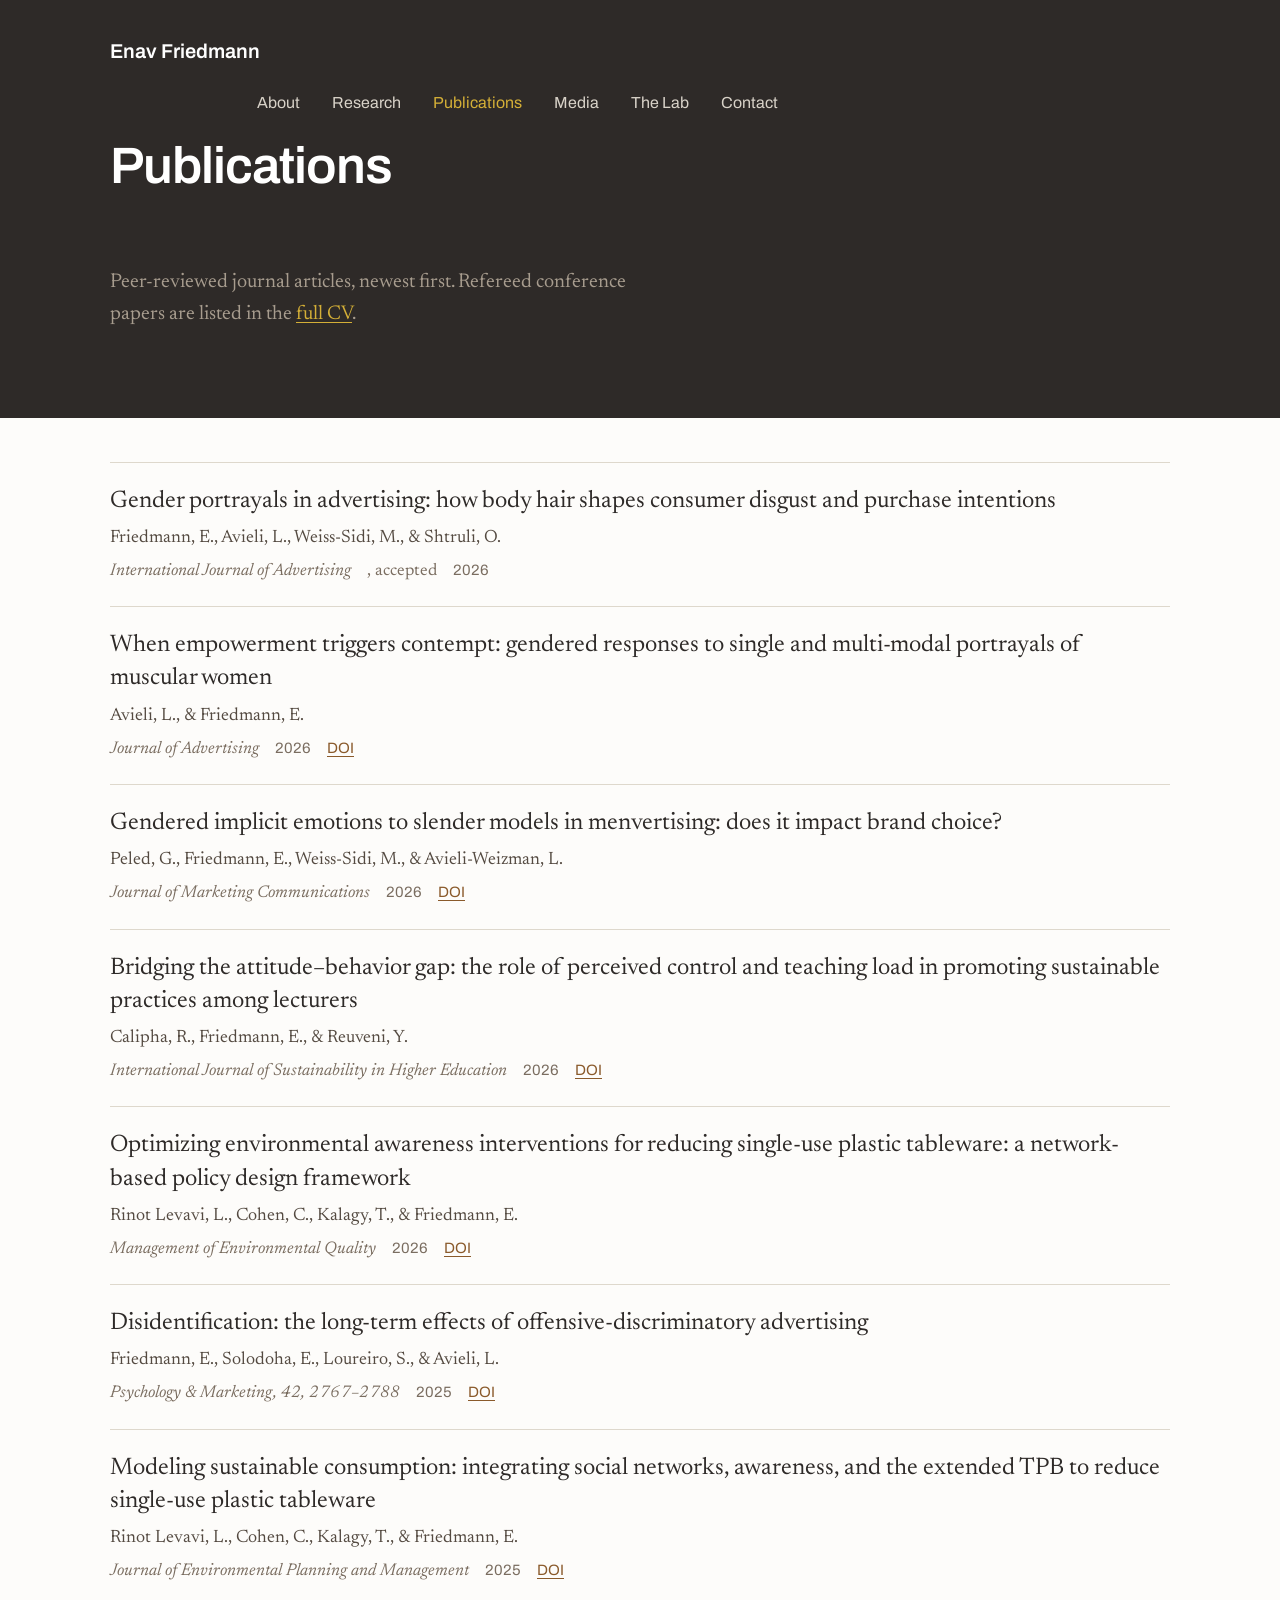
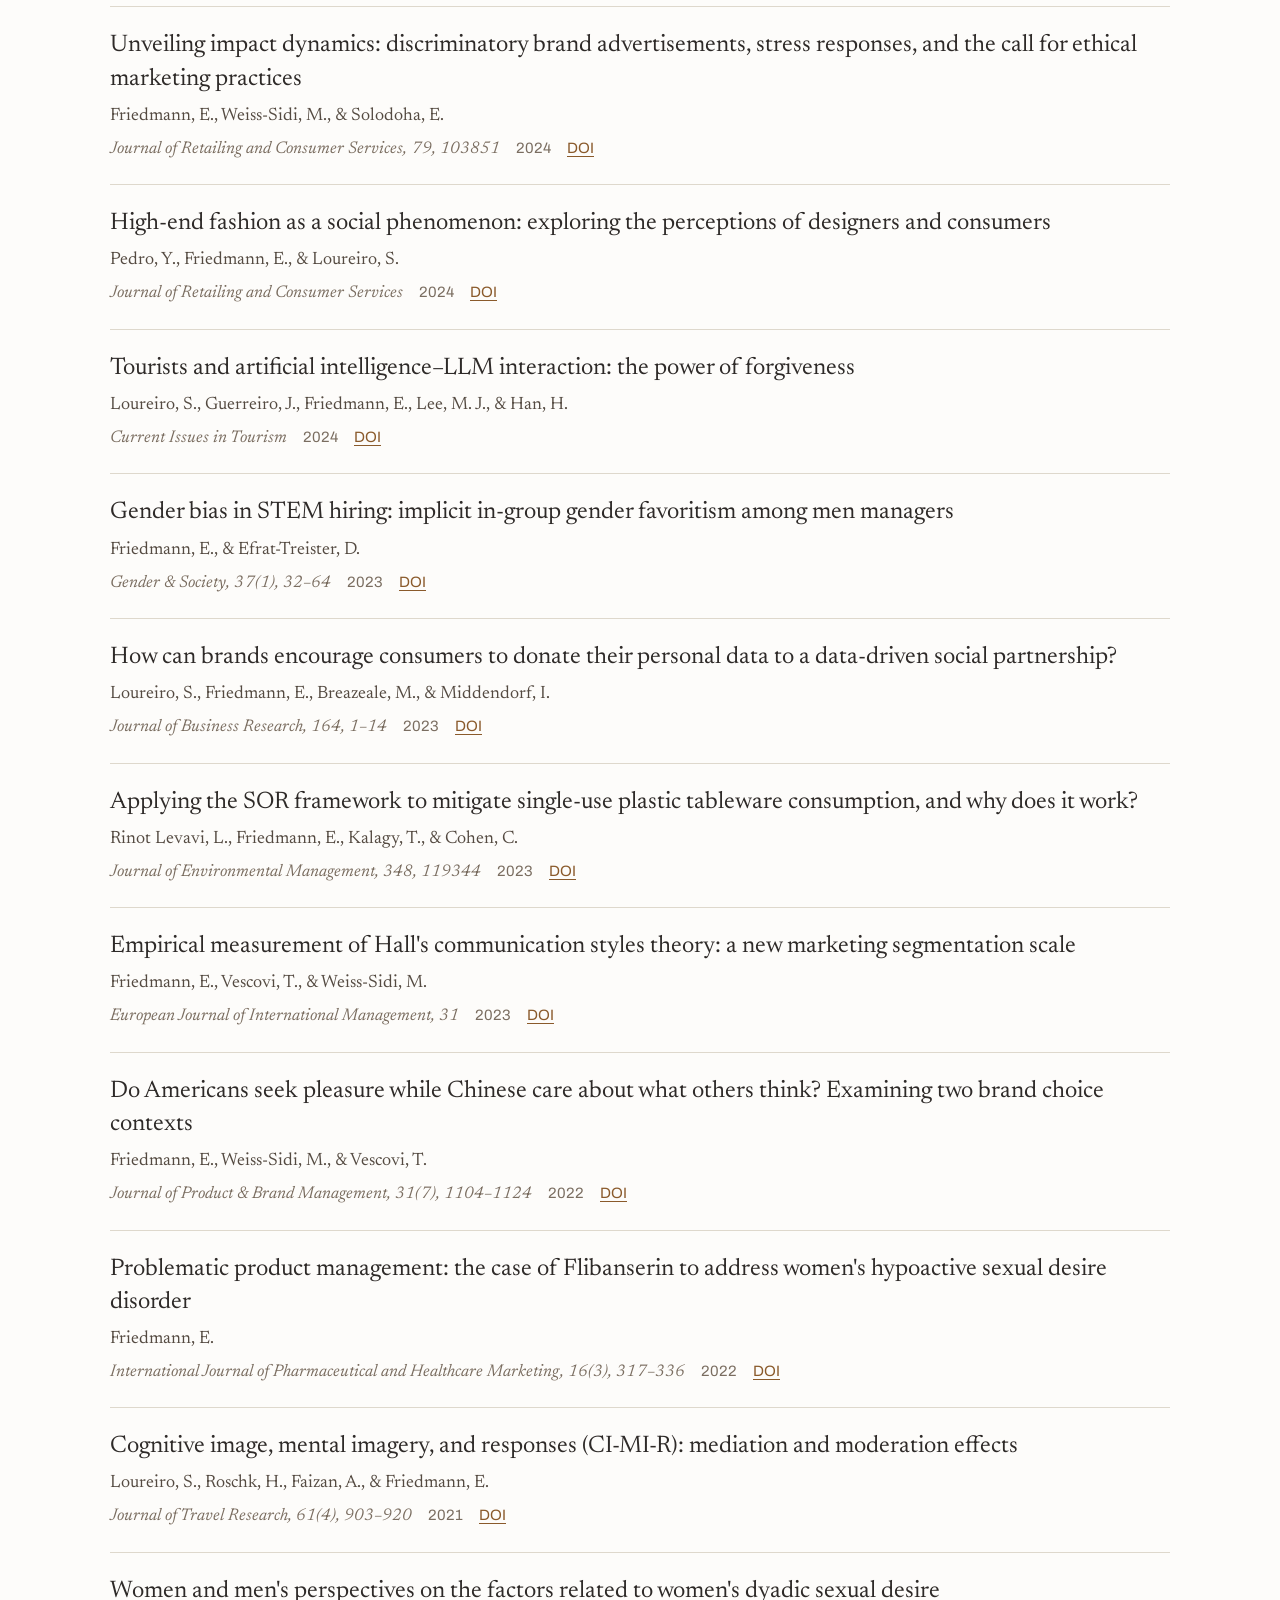
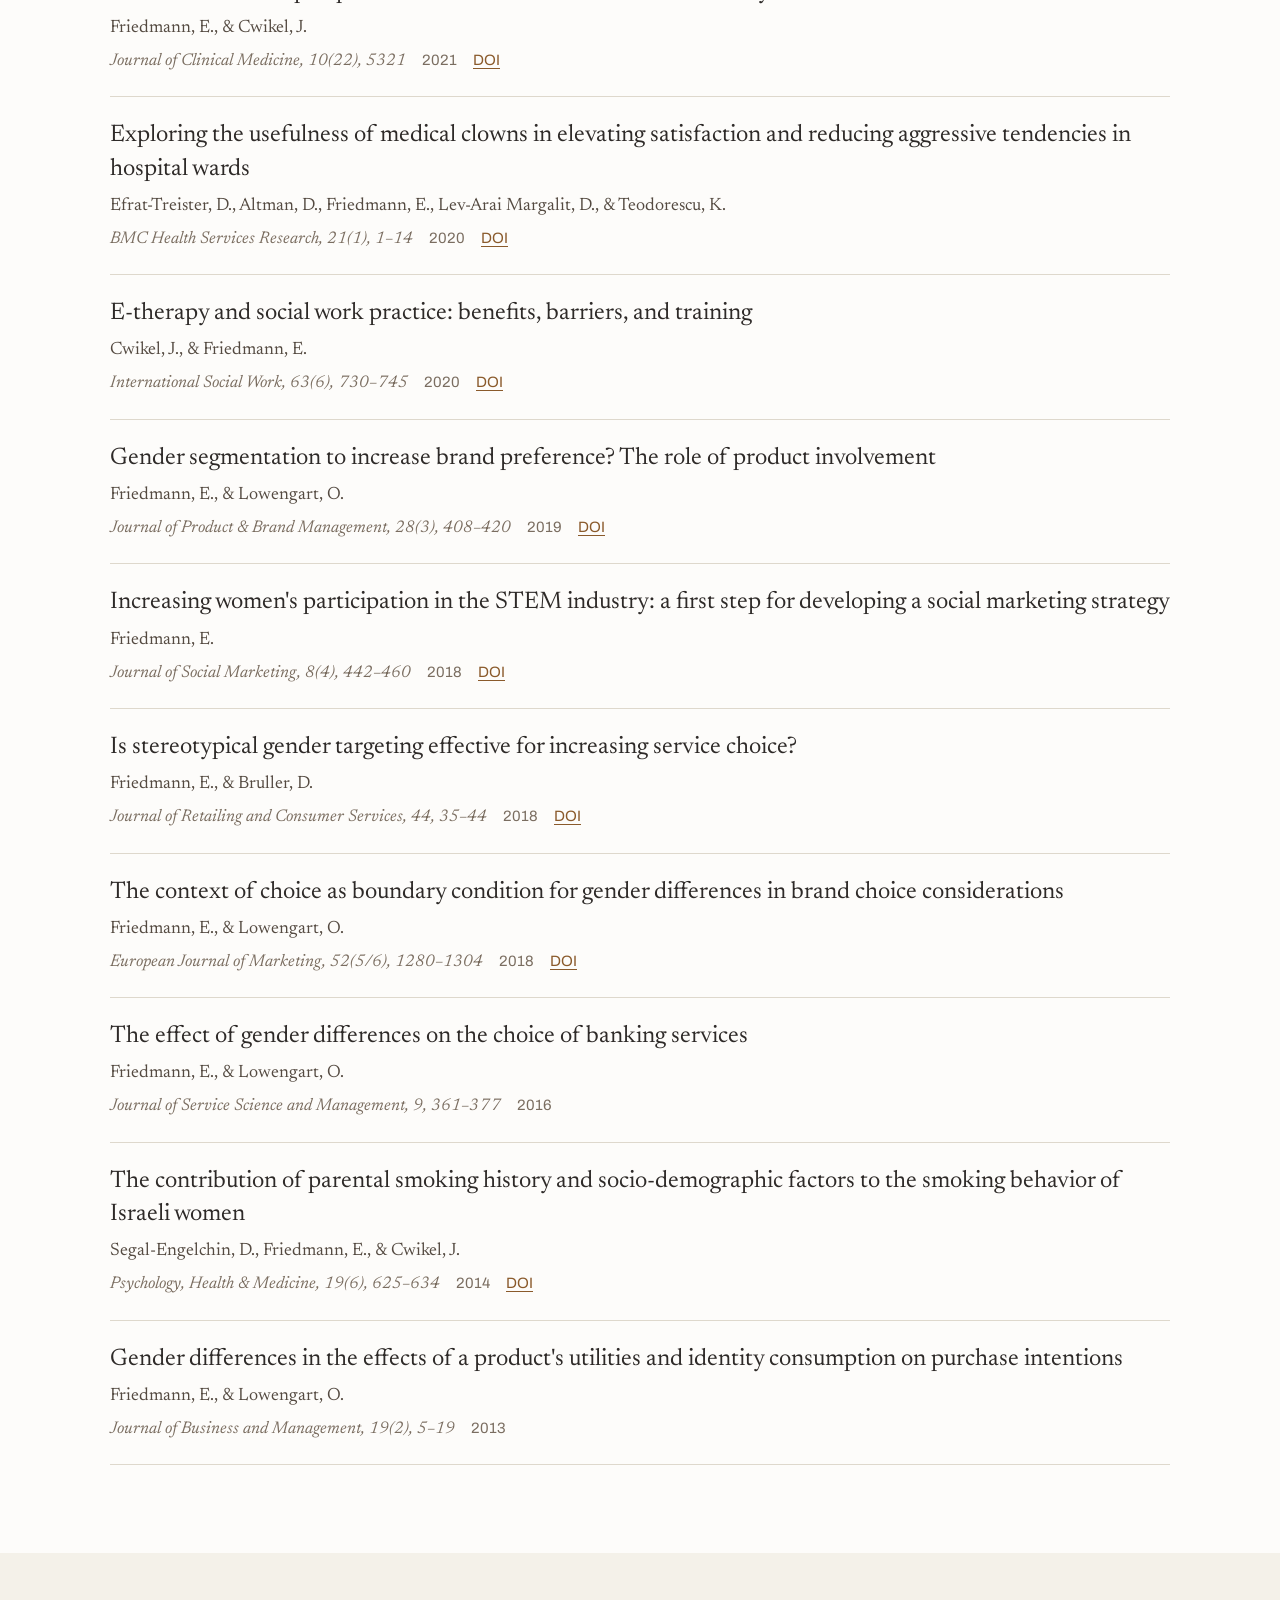
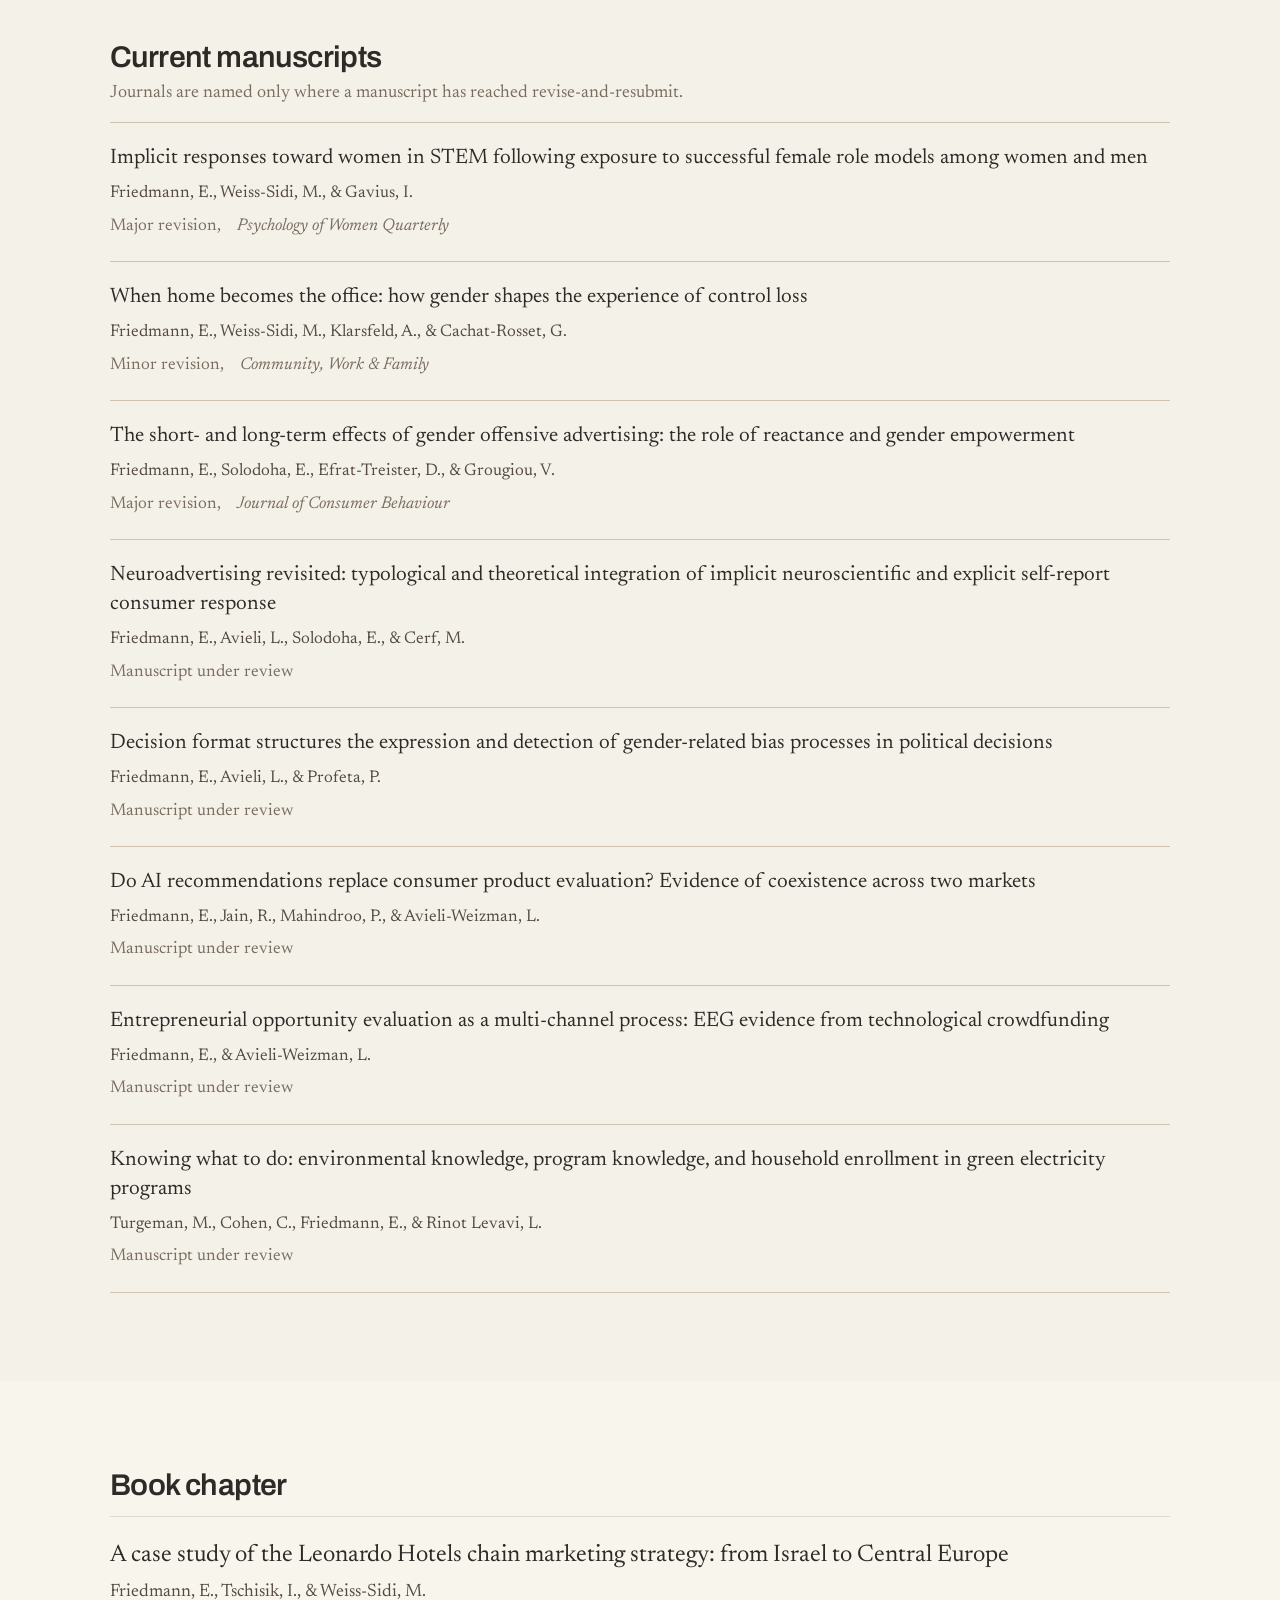
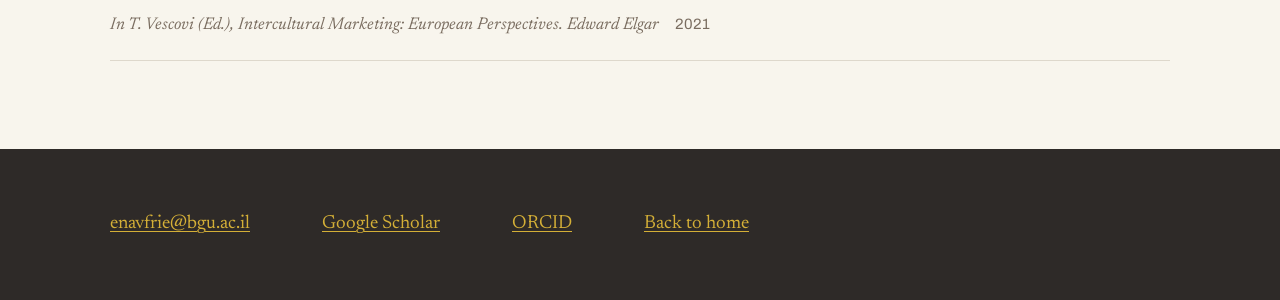
<file: publications.html>
<!doctype html>
<html lang="en">
<head>
<meta charset="utf-8">
<meta name="viewport" content="width=device-width, initial-scale=1">
<title>Publications — Enav Friedmann</title>
<meta name="description" content="Peer-reviewed publications of Dr. Enav Friedmann, Ben-Gurion University of the Negev.">
<link rel="preconnect" href="https://fonts.googleapis.com"><link rel="preconnect" href="https://fonts.gstatic.com" crossorigin><link rel="stylesheet" href="https://fonts.googleapis.com/css2?family=Archivo:wght@400;500;600;700&family=Newsreader:ital,opsz,wght@0,6..72,400;0,6..72,500;1,6..72,400&display=swap">
<link rel="canonical" href="https://enavfriedmann.com/publications.html">
<link rel="stylesheet" href="style.css">
</head>
<body>
<header class="band band--ink"><div class="topbar"><a class="topbar__name" href="index.html">Enav Friedmann</a><nav aria-label="Main"><a href="index.html">About</a><a href="index.html#research">Research</a><a href="publications.html" aria-current="page">Publications</a><a href="media.html">Media</a><a href="index.html#lab">The Lab</a><a href="index.html#contact">Contact</a></nav></div><div class="pagehead"><h1>Publications</h1><p>Peer-reviewed journal articles, newest first. Refereed conference papers are listed in the <a href="cv-enav-friedmann.pdf" style="color:var(--gold)">full CV</a>.</p></div></header><section class="band" style="padding-top:44px"><article class="pub"><span class="pub__title">Gender portrayals in advertising: how body hair shapes consumer disgust and purchase intentions</span>
<span class="pub__authors">Friedmann, E., Avieli, L., Weiss-Sidi, M., &amp; Shtruli, O.</span>
<span class="pub__venue"><em>International Journal of Advertising</em>, accepted
<span class="pub__year">2026</span></span></article><article class="pub"><span class="pub__title">When empowerment triggers contempt: gendered responses to single and multi-modal portrayals of muscular women</span>
<span class="pub__authors">Avieli, L., &amp; Friedmann, E.</span>
<span class="pub__venue"><em>Journal of Advertising</em>
<span class="pub__year">2026</span><a class="pub__year" href="https://doi.org/10.1080/00913367.2026.2717526">DOI</a></span></article><article class="pub"><span class="pub__title">Gendered implicit emotions to slender models in menvertising: does it impact brand choice?</span>
<span class="pub__authors">Peled, G., Friedmann, E., Weiss-Sidi, M., &amp; Avieli-Weizman, L.</span>
<span class="pub__venue"><em>Journal of Marketing Communications</em>
<span class="pub__year">2026</span><a class="pub__year" href="https://doi.org/10.1080/13527266.2026.2714914">DOI</a></span></article><article class="pub"><span class="pub__title">Bridging the attitude–behavior gap: the role of perceived control and teaching load in promoting sustainable practices among lecturers</span>
<span class="pub__authors">Calipha, R., Friedmann, E., &amp; Reuveni, Y.</span>
<span class="pub__venue"><em>International Journal of Sustainability in Higher Education</em>
<span class="pub__year">2026</span><a class="pub__year" href="https://doi.org/10.1108/IJSHE-09-2024-0649">DOI</a></span></article><article class="pub"><span class="pub__title">Optimizing environmental awareness interventions for reducing single-use plastic tableware: a network-based policy design framework</span>
<span class="pub__authors">Rinot Levavi, L., Cohen, C., Kalagy, T., &amp; Friedmann, E.</span>
<span class="pub__venue"><em>Management of Environmental Quality</em>
<span class="pub__year">2026</span><a class="pub__year" href="https://doi.org/10.1108/MEQ-03-2026-0142">DOI</a></span></article><article class="pub"><span class="pub__title">Disidentification: the long-term effects of offensive-discriminatory advertising</span>
<span class="pub__authors">Friedmann, E., Solodoha, E., Loureiro, S., &amp; Avieli, L.</span>
<span class="pub__venue"><em>Psychology &amp; Marketing, 42, 2767–2788</em>
<span class="pub__year">2025</span><a class="pub__year" href="https://doi.org/10.1002/mar.70010">DOI</a></span></article><article class="pub"><span class="pub__title">Modeling sustainable consumption: integrating social networks, awareness, and the extended TPB to reduce single-use plastic tableware</span>
<span class="pub__authors">Rinot Levavi, L., Cohen, C., Kalagy, T., &amp; Friedmann, E.</span>
<span class="pub__venue"><em>Journal of Environmental Planning and Management</em>
<span class="pub__year">2025</span><a class="pub__year" href="https://doi.org/10.1080/09640568.2025.2570718">DOI</a></span></article><article class="pub"><span class="pub__title">Unveiling impact dynamics: discriminatory brand advertisements, stress responses, and the call for ethical marketing practices</span>
<span class="pub__authors">Friedmann, E., Weiss-Sidi, M., &amp; Solodoha, E.</span>
<span class="pub__venue"><em>Journal of Retailing and Consumer Services, 79, 103851</em>
<span class="pub__year">2024</span><a class="pub__year" href="https://doi.org/10.1016/j.jretconser.2024.103851">DOI</a></span></article><article class="pub"><span class="pub__title">High-end fashion as a social phenomenon: exploring the perceptions of designers and consumers</span>
<span class="pub__authors">Pedro, Y., Friedmann, E., &amp; Loureiro, S.</span>
<span class="pub__venue"><em>Journal of Retailing and Consumer Services</em>
<span class="pub__year">2024</span><a class="pub__year" href="https://doi.org/10.1016/j.jretconser.2024.103877">DOI</a></span></article><article class="pub"><span class="pub__title">Tourists and artificial intelligence–LLM interaction: the power of forgiveness</span>
<span class="pub__authors">Loureiro, S., Guerreiro, J., Friedmann, E., Lee, M. J., &amp; Han, H.</span>
<span class="pub__venue"><em>Current Issues in Tourism</em>
<span class="pub__year">2024</span><a class="pub__year" href="https://doi.org/10.1080/13683500.2024.2353872">DOI</a></span></article><article class="pub"><span class="pub__title">Gender bias in STEM hiring: implicit in-group gender favoritism among men managers</span>
<span class="pub__authors">Friedmann, E., &amp; Efrat-Treister, D.</span>
<span class="pub__venue"><em>Gender &amp; Society, 37(1), 32–64</em>
<span class="pub__year">2023</span><a class="pub__year" href="https://doi.org/10.1177/08912432221137910">DOI</a></span></article><article class="pub"><span class="pub__title">How can brands encourage consumers to donate their personal data to a data-driven social partnership?</span>
<span class="pub__authors">Loureiro, S., Friedmann, E., Breazeale, M., &amp; Middendorf, I.</span>
<span class="pub__venue"><em>Journal of Business Research, 164, 1–14</em>
<span class="pub__year">2023</span><a class="pub__year" href="https://doi.org/10.1016/j.jbusres.2023.113958">DOI</a></span></article><article class="pub"><span class="pub__title">Applying the SOR framework to mitigate single-use plastic tableware consumption, and why does it work?</span>
<span class="pub__authors">Rinot Levavi, L., Friedmann, E., Kalagy, T., &amp; Cohen, C.</span>
<span class="pub__venue"><em>Journal of Environmental Management, 348, 119344</em>
<span class="pub__year">2023</span><a class="pub__year" href="https://doi.org/10.1016/j.jenvman.2023.119344">DOI</a></span></article><article class="pub"><span class="pub__title">Empirical measurement of Hall's communication styles theory: a new marketing segmentation scale</span>
<span class="pub__authors">Friedmann, E., Vescovi, T., &amp; Weiss-Sidi, M.</span>
<span class="pub__venue"><em>European Journal of International Management, 31</em>
<span class="pub__year">2023</span><a class="pub__year" href="https://dx.doi.org/10.1504/EJIM.2022.10053329">DOI</a></span></article><article class="pub"><span class="pub__title">Do Americans seek pleasure while Chinese care about what others think? Examining two brand choice contexts</span>
<span class="pub__authors">Friedmann, E., Weiss-Sidi, M., &amp; Vescovi, T.</span>
<span class="pub__venue"><em>Journal of Product &amp; Brand Management, 31(7), 1104–1124</em>
<span class="pub__year">2022</span><a class="pub__year" href="https://doi.org/10.1108/JPBM-07-2021-3579">DOI</a></span></article><article class="pub"><span class="pub__title">Problematic product management: the case of Flibanserin to address women's hypoactive sexual desire disorder</span>
<span class="pub__authors">Friedmann, E.</span>
<span class="pub__venue"><em>International Journal of Pharmaceutical and Healthcare Marketing, 16(3), 317–336</em>
<span class="pub__year">2022</span><a class="pub__year" href="https://doi.org/10.1108/IJPHM-01-2021-0014">DOI</a></span></article><article class="pub"><span class="pub__title">Cognitive image, mental imagery, and responses (CI-MI-R): mediation and moderation effects</span>
<span class="pub__authors">Loureiro, S., Roschk, H., Faizan, A., &amp; Friedmann, E.</span>
<span class="pub__venue"><em>Journal of Travel Research, 61(4), 903–920</em>
<span class="pub__year">2021</span><a class="pub__year" href="https://doi.org/10.1177/00472875211004768">DOI</a></span></article><article class="pub"><span class="pub__title">Women and men's perspectives on the factors related to women's dyadic sexual desire</span>
<span class="pub__authors">Friedmann, E., &amp; Cwikel, J.</span>
<span class="pub__venue"><em>Journal of Clinical Medicine, 10(22), 5321</em>
<span class="pub__year">2021</span><a class="pub__year" href="https://doi.org/10.3390/jcm10225321">DOI</a></span></article><article class="pub"><span class="pub__title">Exploring the usefulness of medical clowns in elevating satisfaction and reducing aggressive tendencies in hospital wards</span>
<span class="pub__authors">Efrat-Treister, D., Altman, D., Friedmann, E., Lev-Arai Margalit, D., &amp; Teodorescu, K.</span>
<span class="pub__venue"><em>BMC Health Services Research, 21(1), 1–14</em>
<span class="pub__year">2020</span><a class="pub__year" href="https://doi.org/10.1186/s12913-020-05987-9">DOI</a></span></article><article class="pub"><span class="pub__title">E-therapy and social work practice: benefits, barriers, and training</span>
<span class="pub__authors">Cwikel, J., &amp; Friedmann, E.</span>
<span class="pub__venue"><em>International Social Work, 63(6), 730–745</em>
<span class="pub__year">2020</span><a class="pub__year" href="https://doi.org/10.1177/0020872819847747">DOI</a></span></article><article class="pub"><span class="pub__title">Gender segmentation to increase brand preference? The role of product involvement</span>
<span class="pub__authors">Friedmann, E., &amp; Lowengart, O.</span>
<span class="pub__venue"><em>Journal of Product &amp; Brand Management, 28(3), 408–420</em>
<span class="pub__year">2019</span><a class="pub__year" href="https://doi.org/10.1108/JPBM-06-2018-1917">DOI</a></span></article><article class="pub"><span class="pub__title">Increasing women's participation in the STEM industry: a first step for developing a social marketing strategy</span>
<span class="pub__authors">Friedmann, E.</span>
<span class="pub__venue"><em>Journal of Social Marketing, 8(4), 442–460</em>
<span class="pub__year">2018</span><a class="pub__year" href="https://doi.org/10.1108/JSOCM-12-2017-0086">DOI</a></span></article><article class="pub"><span class="pub__title">Is stereotypical gender targeting effective for increasing service choice?</span>
<span class="pub__authors">Friedmann, E., &amp; Bruller, D.</span>
<span class="pub__venue"><em>Journal of Retailing and Consumer Services, 44, 35–44</em>
<span class="pub__year">2018</span><a class="pub__year" href="https://doi.org/10.1016/j.jretconser.2018.05.010">DOI</a></span></article><article class="pub"><span class="pub__title">The context of choice as boundary condition for gender differences in brand choice considerations</span>
<span class="pub__authors">Friedmann, E., &amp; Lowengart, O.</span>
<span class="pub__venue"><em>European Journal of Marketing, 52(5/6), 1280–1304</em>
<span class="pub__year">2018</span><a class="pub__year" href="https://doi.org/10.1108/EJM-08-2017-0524">DOI</a></span></article><article class="pub"><span class="pub__title">The effect of gender differences on the choice of banking services</span>
<span class="pub__authors">Friedmann, E., &amp; Lowengart, O.</span>
<span class="pub__venue"><em>Journal of Service Science and Management, 9, 361–377</em>
<span class="pub__year">2016</span></span></article><article class="pub"><span class="pub__title">The contribution of parental smoking history and socio-demographic factors to the smoking behavior of Israeli women</span>
<span class="pub__authors">Segal-Engelchin, D., Friedmann, E., &amp; Cwikel, J.</span>
<span class="pub__venue"><em>Psychology, Health &amp; Medicine, 19(6), 625–634</em>
<span class="pub__year">2014</span><a class="pub__year" href="https://doi.org/10.1080/13548506.2013.859713">DOI</a></span></article><article class="pub"><span class="pub__title">Gender differences in the effects of a product's utilities and identity consumption on purchase intentions</span>
<span class="pub__authors">Friedmann, E., &amp; Lowengart, O.</span>
<span class="pub__venue"><em>Journal of Business and Management, 19(2), 5–19</em>
<span class="pub__year">2013</span></span></article></section><section class="band band--beige"><h2 class="section" style="font-size:30px">Current manuscripts</h2><p style="font-size:18px;color:var(--muted);margin:10px 0 0;max-width:62ch">Journals are named only where a manuscript has reached revise-and-resubmit.</p><div style="margin-top:20px"><article class="pub" style="border-color:#CDC3AE"><span class="pub__title" style="font-size:21px">Implicit responses toward women in STEM following exposure to successful female role models among women and men</span>
<span class="pub__authors" style="font-size:17px">Friedmann, E., Weiss-Sidi, M., &amp; Gavius, I.</span>
<span class="pub__venue">Major revision, <em>Psychology of Women Quarterly</em></span></article><article class="pub" style="border-color:#CDC3AE"><span class="pub__title" style="font-size:21px">When home becomes the office: how gender shapes the experience of control loss</span>
<span class="pub__authors" style="font-size:17px">Friedmann, E., Weiss-Sidi, M., Klarsfeld, A., &amp; Cachat-Rosset, G.</span>
<span class="pub__venue">Minor revision, <em>Community, Work &amp; Family</em></span></article><article class="pub" style="border-color:#CDC3AE"><span class="pub__title" style="font-size:21px">The short- and long-term effects of gender offensive advertising: the role of reactance and gender empowerment</span>
<span class="pub__authors" style="font-size:17px">Friedmann, E., Solodoha, E., Efrat-Treister, D., &amp; Grougiou, V.</span>
<span class="pub__venue">Major revision, <em>Journal of Consumer Behaviour</em></span></article><article class="pub" style="border-color:#CDC3AE"><span class="pub__title" style="font-size:21px">Neuroadvertising revisited: typological and theoretical integration of implicit neuroscientific and explicit self-report consumer response</span>
<span class="pub__authors" style="font-size:17px">Friedmann, E., Avieli, L., Solodoha, E., &amp; Cerf, M.</span>
<span class="pub__venue">Manuscript under review</span></article><article class="pub" style="border-color:#CDC3AE"><span class="pub__title" style="font-size:21px">Decision format structures the expression and detection of gender-related bias processes in political decisions</span>
<span class="pub__authors" style="font-size:17px">Friedmann, E., Avieli, L., &amp; Profeta, P.</span>
<span class="pub__venue">Manuscript under review</span></article><article class="pub" style="border-color:#CDC3AE"><span class="pub__title" style="font-size:21px">Do AI recommendations replace consumer product evaluation? Evidence of coexistence across two markets</span>
<span class="pub__authors" style="font-size:17px">Friedmann, E., Jain, R., Mahindroo, P., &amp; Avieli-Weizman, L.</span>
<span class="pub__venue">Manuscript under review</span></article><article class="pub" style="border-color:#CDC3AE"><span class="pub__title" style="font-size:21px">Entrepreneurial opportunity evaluation as a multi-channel process: EEG evidence from technological crowdfunding</span>
<span class="pub__authors" style="font-size:17px">Friedmann, E., &amp; Avieli-Weizman, L.</span>
<span class="pub__venue">Manuscript under review</span></article><article class="pub" style="border-color:#CDC3AE"><span class="pub__title" style="font-size:21px">Knowing what to do: environmental knowledge, program knowledge, and household enrollment in green electricity programs</span>
<span class="pub__authors" style="font-size:17px">Turgeman, M., Cohen, C., Friedmann, E., &amp; Rinot Levavi, L.</span>
<span class="pub__venue">Manuscript under review</span></article></div></section><section class="band band--pale"><h2 class="section" style="font-size:30px">Book chapter</h2><article class="pub" style="margin-top:14px"><span class="pub__title">A case study of the Leonardo Hotels chain marketing strategy: from Israel to Central Europe</span>
<span class="pub__authors">Friedmann, E., Tschisik, I., &amp; Weiss-Sidi, M.</span>
<span class="pub__venue"><em>In T. Vescovi (Ed.), Intercultural Marketing: European Perspectives. Edward Elgar</em>
<span class="pub__year">2021</span></span></article></section><footer><div class="foot" style="border:0;margin:0;padding:0"><p><a href="mailto:enavfrie@bgu.ac.il">enavfrie@bgu.ac.il</a></p><p><a href="https://scholar.google.com/citations?user=OmeIoO0AAAAJ">Google Scholar</a></p><p><a href="https://orcid.org/0000-0002-7509-3139">ORCID</a></p><p><a href="index.html">Back to home</a></p></div></footer>
</body>
</html>
</file>
<file: style.css>
:root {
  --ink: #2E2A28;
  --ink-soft: #4A443F;
  --paper: #FDFCFA;
  --beige: #F4F1E9;
  --beige-deep: #EAE5D9;
  --beige-pale: #F8F5ED;
  --gold: #D4AF37;
  --gold-deep: #9A7B1F;
  --brown: #8A5A2B;
  --clay: #A8442C;
  --text: #2E2A28;
  --text-soft: #544A41;
  --muted: #7A6D60;
  --muted-dark: #A79C8E;
  --cream: #D8D2C8;
  --rule: #DED8CC;
  --sans: Archivo, system-ui, sans-serif;
  --serif: Newsreader, Georgia, serif;
  --pad: 110px;
}
* { box-sizing: border-box; }
html { scroll-behavior: smooth; }
body {
  margin: 0;
  background: var(--paper);
  font-family: var(--serif);
  color: var(--text);
  -webkit-font-smoothing: antialiased;
}
a { color: var(--brown); text-decoration-thickness: 1px; text-underline-offset: 3px; }
a:hover { color: var(--clay); }
a:focus-visible { outline: 2px solid var(--gold); outline-offset: 3px; }
h1, h2, h3 { font-family: var(--sans); font-weight: 600; letter-spacing: -0.02em; margin: 0; }
.band { padding: 88px var(--pad); }
.band--ink { background: var(--ink); color: #fff; }
.band--beige { background: var(--beige); }
.band--pale { background: var(--beige-pale); }
.band--deep { background: var(--beige-deep); }
.row { display: flex; gap: 88px; align-items: flex-start; }
.row__rail { width: 280px; flex-shrink: 0; }
.row__body { flex: 1; min-width: 0; }
h2.section { font-size: 40px; line-height: 1.1; }
h3.group { font-family: var(--sans); font-size: 16px; font-weight: 600; color: var(--brown); margin: 0 0 8px; }
.list { display: flex; flex-direction: column; }
.list > * { border-top: 1px solid var(--rule); padding: 19px 0; }
.list > *:last-child { border-bottom: 1px solid var(--rule); }
.item-title { font-size: 22px; line-height: 1.42; display: block; }
.item-meta { font-family: var(--sans); font-size: 16px; color: var(--muted); display: block; margin-top: 6px; }
.grid2 { display: grid; grid-template-columns: repeat(2, minmax(0, 1fr)); gap: 46px 64px; }
.grid3 { display: grid; grid-template-columns: repeat(3, minmax(0, 1fr)); gap: 52px; }
.grid4 { display: grid; grid-template-columns: repeat(4, minmax(0, 1fr)); gap: 24px; }
/* ---------- top bar ---------- */
.topbar { display: flex; align-items: baseline; gap: 32px; flex-wrap: wrap; position: absolute; top: 40px; left: var(--pad); right: 502px; }
.topbar__name { font-family: var(--sans); font-size: 20px; font-weight: 600; color: #fff; text-decoration: none; }
.topbar nav { margin-left: auto; display: flex; gap: 32px; flex-wrap: wrap; }
.topbar nav a { font-family: var(--sans); font-size: 16px; color: var(--cream); text-decoration: none; }
.topbar nav a:hover, .topbar nav a[aria-current="page"] { color: var(--gold); }
/* ---------- hero ---------- */
.hero { position: relative; background: var(--ink); display: flex; align-items: stretch; min-height: 560px; }
.hero__content { flex: 1; min-width: 0; padding: 104px 502px 72px var(--pad); display: flex; flex-direction: column; gap: 36px; justify-content: center; }
.hero h1 { font-size: clamp(38px, 4.6vw, 66px); line-height: 1.06; color: #fff; letter-spacing: -0.03em; }
.hero__sub { font-size: clamp(19px, 1.7vw, 25px); line-height: 1.5; color: var(--cream); margin: 24px 0 0; max-width: 40ch; }
.hero__credit { font-family: var(--sans); font-size: 17px; line-height: 1.5; color: var(--muted-dark); }
.hero__portrait { position: absolute; top: 0; right: 0; bottom: 0; width: 430px; height: 100%; object-fit: cover; object-position: 50% 18%; display: block; }
.btns { display: flex; gap: 14px; flex-wrap: wrap; margin-top: 18px; }
.btn { font-family: var(--sans); font-size: 17px; font-weight: 500; padding: 11px 22px; border-radius: 3px; text-decoration: none; display: inline-block; }
.btn--solid { background: var(--gold); color: var(--ink); }
.btn--solid:hover { background: #E3C258; color: var(--ink); }
.btn--ghost { color: var(--gold); border: 1px solid #5C544D; }
.btn--ghost:hover { color: var(--gold); border-color: var(--gold); }
/* ---------- page header (inner pages) ---------- */
.pagehead { display: flex; gap: 72px; align-items: flex-end; margin-top: 52px; flex-wrap: wrap; }
.pagehead h1 { font-size: clamp(36px, 4vw, 58px); line-height: 1.05; color: #fff; width: 560px; max-width: 100%; }
.pagehead p { font-size: 20px; line-height: 1.6; color: var(--muted-dark); max-width: 52ch; margin: 0; }
/* ---------- misc ---------- */
.lead { font-size: 24px; line-height: 1.6; max-width: 70ch; margin: 0; }
.milestones { display: flex; flex-wrap: wrap; align-items: center; gap: 14px 18px; }
.milestones span { font-size: 19px; line-height: 1.5; }
.dot { width: 5px; height: 5px; border-radius: 50%; background: var(--gold); flex-shrink: 0; }
.question { font-size: clamp(21px, 2vw, 27px); line-height: 1.4; margin: 0; }
.card { display: flex; flex-direction: column; gap: 12px; text-decoration: none; background: var(--paper); border: 1px solid #E3DCCB; padding: 20px 22px 22px; }
.card:hover { border-color: var(--gold); }
.card__outlet { display: flex; align-items: center; gap: 10px; font-family: var(--sans); font-size: 19px; font-weight: 600; color: var(--brown); letter-spacing: -0.015em; }
.card__head { font-size: 19px; line-height: 1.45; color: var(--text); }
.card__meta { font-family: var(--sans); font-size: 15px; color: #9A8E80; }
.instr { display: flex; flex-direction: column; gap: 13px; border-top: 1px solid var(--ink-soft); padding-top: 22px; }
.instr__icon { display: block; margin-bottom: 4px; }
.instr h3 { font-size: 21px; color: #fff; }
.instr p { font-size: 19px; line-height: 1.55; color: var(--muted-dark); margin: 0; }
.pub { border-top: 1px solid var(--rule); padding: 22px 0; display: flex; flex-direction: column; gap: 7px; }
.pub:last-child { border-bottom: 1px solid var(--rule); }
.pub__title { font-size: 24px; line-height: 1.38; }
.pub__authors { font-size: 18px; line-height: 1.5; color: var(--text-soft); }
.pub__venue { display: flex; gap: 16px; align-items: baseline; flex-wrap: wrap; font-size: 17px; line-height: 1.5; color: var(--muted); }
.pub__venue em { font-style: italic; }
.pub__year { font-family: var(--sans); font-size: 15px; }
footer { background: var(--ink); color: #fff; padding: 60px var(--pad); }
footer a { color: var(--gold); }
.foot { display: flex; gap: 72px; flex-wrap: wrap; border-top: 1px solid var(--ink-soft); padding-top: 26px; margin-top: 30px; }
.foot span, .foot p { font-size: 19px; line-height: 1.6; color: var(--cream); margin: 0; }
@media (max-width: 1100px) {
  :root { --pad: 56px; }
  .row { gap: 48px; }
  .row__rail { width: 220px; }
  .grid4 { grid-template-columns: repeat(2, minmax(0, 1fr)); }
}
@media (max-width: 860px) {
  .hero { position: relative; }
  :root { --pad: 28px; }
  .band { padding: 56px var(--pad); }
  .hero { flex-direction: column-reverse; min-height: 0; position: static; }
  .hero__content { padding: 84px var(--pad) 44px; gap: 26px; }
  .hero__portrait { position: static; width: 100%; height: 320px; object-position: 50% 20%; }
  .row { flex-direction: column; gap: 22px; }
  .row__rail { width: 100%; }
  h2.section { font-size: 30px; }
  .grid2, .grid3, .grid4 { grid-template-columns: 1fr; gap: 30px; }
  .lead { font-size: 20px; }
  .item-title { font-size: 19px; }
  .pub__title { font-size: 20px; }
  .pagehead { gap: 22px; margin-top: 32px; }
  .topbar { position: absolute; top: 22px; left: var(--pad); right: var(--pad); }
  .topbar nav { gap: 16px; margin-left: 0; width: 100%; }
  .foot { gap: 28px; }
}
</file>
